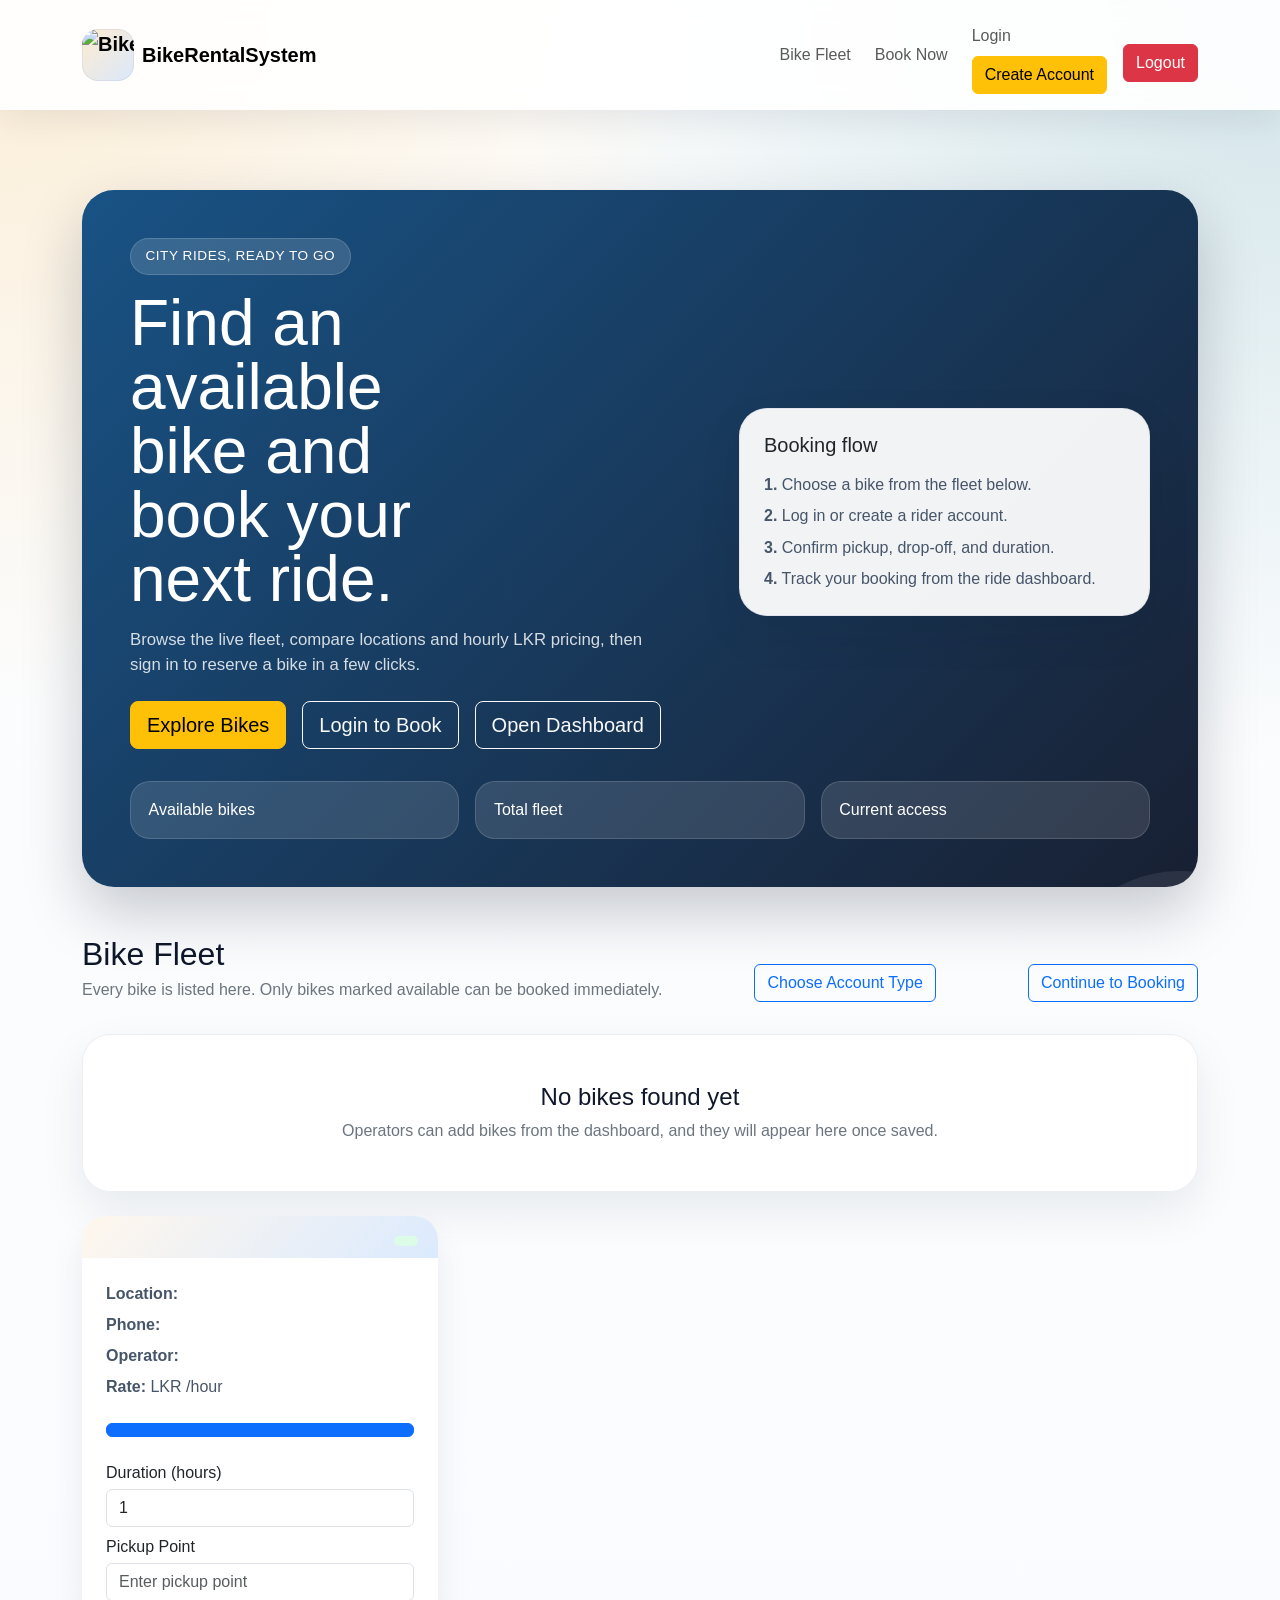
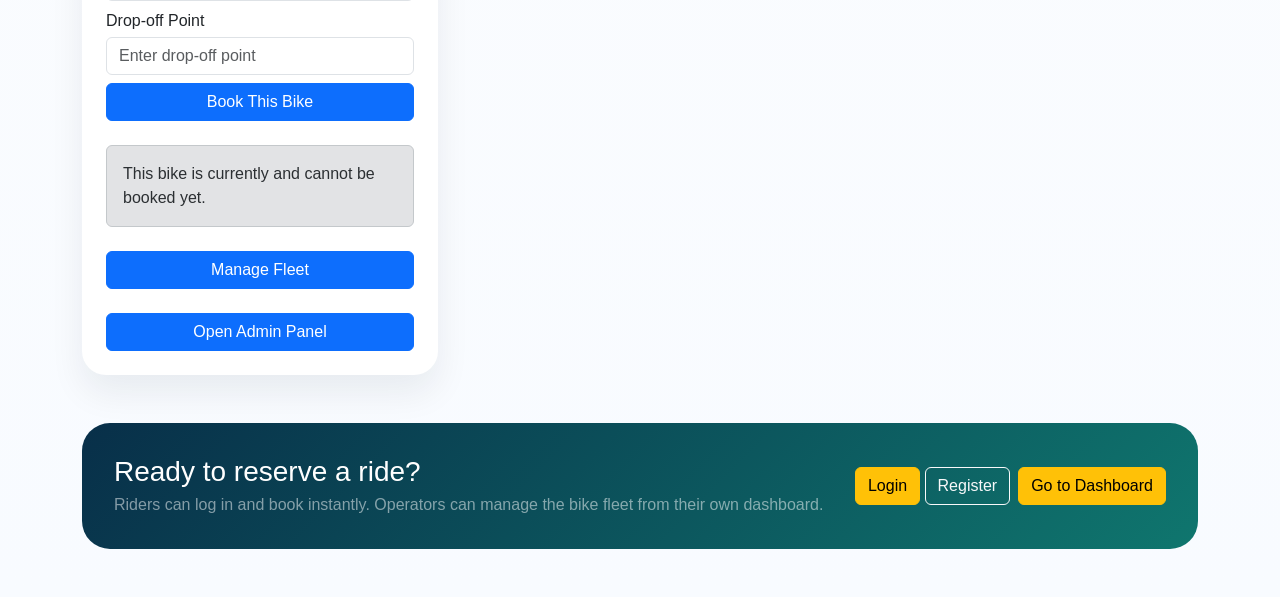
<file: src/main/resources/templates/index.html>
<!DOCTYPE html>
<html xmlns:th="http://www.thymeleaf.org">
<head>
    <title>Bike Rental and Ride-Sharing Platform</title>
    <link href="https://cdn.jsdelivr.net/npm/bootstrap@5.3.3/dist/css/bootstrap.min.css" rel="stylesheet">
    <link th:href="@{/assets/app-theme.css}" rel="stylesheet">
    <style>
        :root {
            --brand-dark: #0f172a;
            --brand-blue: #0f4c81;
            --brand-gold: #f59e0b;
            --brand-mist: #e0f2fe;
            --brand-ice: #f8fbff;
            --text-soft: #475569;
        }

        body {
            font-family: "Segoe UI", Tahoma, Geneva, Verdana, sans-serif;
            color: var(--brand-dark);
            background:
                radial-gradient(circle at top left, rgba(245, 158, 11, 0.16), transparent 28%),
                radial-gradient(circle at top right, rgba(14, 116, 144, 0.18), transparent 30%),
                linear-gradient(180deg, #fdfdfd 0%, var(--brand-ice) 100%);
        }

        .navbar-shell {
            background: rgba(255, 255, 255, 0.92);
            backdrop-filter: blur(14px);
            box-shadow: 0 12px 30px rgba(15, 23, 42, 0.07);
        }

        .brand-mark {
            width: 52px;
            height: 52px;
            display: inline-flex;
            align-items: center;
            justify-content: center;
            border-radius: 16px;
            background: linear-gradient(135deg, rgba(245, 158, 11, 0.18), rgba(59, 130, 246, 0.18));
            box-shadow: inset 0 0 0 1px rgba(148, 163, 184, 0.18);
            overflow: hidden;
        }

        .brand-mark img {
            width: 100%;
            height: 100%;
            object-fit: cover;
        }

        .hero {
            padding: 5rem 0 3rem;
        }

        .hero-panel {
            background: linear-gradient(135deg, rgba(15, 76, 129, 0.96), rgba(15, 23, 42, 0.96));
            color: #fff;
            border-radius: 32px;
            padding: 3rem;
            box-shadow: 0 26px 60px rgba(15, 23, 42, 0.22);
            position: relative;
            overflow: hidden;
        }

        .hero-panel::after {
            content: "";
            position: absolute;
            inset: auto -10% -35% auto;
            width: 260px;
            height: 260px;
            border-radius: 50%;
            background: rgba(255, 255, 255, 0.08);
        }

        .hero-kicker {
            display: inline-block;
            background: rgba(255, 255, 255, 0.14);
            border: 1px solid rgba(255, 255, 255, 0.16);
            border-radius: 999px;
            padding: 0.45rem 0.9rem;
            font-size: 0.85rem;
            letter-spacing: 0.04em;
            text-transform: uppercase;
        }

        .hero h1 {
            font-size: clamp(2.4rem, 5vw, 4.6rem);
            line-height: 1;
            margin: 1rem 0;
            max-width: 10ch;
        }

        .hero-copy {
            color: rgba(255, 255, 255, 0.82);
            max-width: 56ch;
            font-size: 1.05rem;
        }

        .stat-strip {
            margin-top: 2rem;
            display: grid;
            grid-template-columns: repeat(auto-fit, minmax(150px, 1fr));
            gap: 1rem;
        }

        .stat-card {
            background: rgba(255, 255, 255, 0.12);
            border: 1px solid rgba(255, 255, 255, 0.14);
            border-radius: 20px;
            padding: 1rem 1.1rem;
        }

        .stat-card strong {
            display: block;
            font-size: 1.7rem;
        }

        .glass-card {
            background: rgba(255, 255, 255, 0.94);
            border: 1px solid rgba(148, 163, 184, 0.18);
            border-radius: 28px;
            box-shadow: 0 18px 45px rgba(15, 23, 42, 0.08);
        }

        .section-heading {
            margin-bottom: 2rem;
        }

        .bike-card {
            height: 100%;
            border: 0;
            border-radius: 24px;
            box-shadow: 0 18px 35px rgba(15, 23, 42, 0.07);
            overflow: hidden;
            background: #fff;
        }

        .bike-card .card-top {
            background: linear-gradient(135deg, #fff7ed 0%, #dbeafe 100%);
            padding: 1.25rem 1.25rem 0.75rem;
        }

        .bike-card .status-pill {
            background: #dcfce7;
            color: #166534;
            border-radius: 999px;
            padding: 0.3rem 0.75rem;
            font-size: 0.8rem;
            font-weight: 600;
        }

        .bike-detail {
            color: var(--text-soft);
            margin-bottom: 0.45rem;
        }

        .cta-band {
            background: linear-gradient(135deg, #082f49 0%, #0f766e 100%);
            color: #fff;
            border-radius: 28px;
            padding: 2rem;
        }

        @media (max-width: 767px) {
            .hero-panel { padding: 2rem; }
        }
    </style>
</head>
<body>
<nav class="navbar navbar-expand-lg sticky-top navbar-shell">
    <div class="container py-2">
        <a class="navbar-brand d-flex align-items-center gap-2 fw-semibold" th:href="@{/}">
            <span class="brand-mark">
                <img th:src="@{/assets/img.png}" alt="BikeRentalSystem logo">
            </span>
            <span>BikeRentalSystem</span>
        </a>
        <button class="navbar-toggler" type="button" data-bs-toggle="collapse" data-bs-target="#mainNav">
            <span class="navbar-toggler-icon"></span>
        </button>
        <div class="collapse navbar-collapse" id="mainNav">
            <ul class="navbar-nav ms-auto align-items-lg-center gap-lg-2">
                <li class="nav-item"><a class="nav-link" href="#bike-fleet">Bike Fleet</a></li>
                <li class="nav-item"><a class="nav-link" th:href="${dashboardLink}">Book Now</a></li>
                <th:block th:if="${session.currentUser == null}">
                    <li class="nav-item"><a class="nav-link" th:href="@{/login}">Login</a></li>
                    <li class="nav-item"><a class="btn btn-warning ms-lg-2" th:href="@{/register}">Create Account</a></li>
                </th:block>
                <th:block th:if="${session.currentUser != null}">
                    <li class="nav-item"><a class="nav-link" th:href="${dashboardLink}" th:text="${session.currentUser.username}"></a></li>
                    <li class="nav-item"><a class="btn btn-danger ms-lg-2" th:href="@{/logout}">Logout</a></li>
                </th:block>
            </ul>
        </div>
    </div>
</nav>

<section class="hero">
    <div class="container">
        <div class="hero-panel">
            <span class="hero-kicker">City rides, ready to go</span>
            <div class="row align-items-center g-4">
                <div class="col-lg-7">
                    <h1>Find an available bike and book your next ride.</h1>
                    <p class="hero-copy">
                        Browse the live fleet, compare locations and hourly LKR pricing, then sign in to reserve a bike in a few clicks.
                    </p>
                    <div class="d-flex flex-wrap gap-3 mt-4">
                        <a href="#bike-fleet" class="btn btn-warning btn-lg">Explore Bikes</a>
                        <a th:if="${session.currentUser == null}" th:href="@{/login}" class="btn btn-outline-light btn-lg">Login to Book</a>
                        <a th:if="${session.currentUser != null}" th:href="${dashboardLink}" class="btn btn-outline-light btn-lg">Open Dashboard</a>
                    </div>
                </div>
                <div class="col-lg-5">
                    <div class="glass-card p-4 text-dark">
                        <h5 class="mb-3">Booking flow</h5>
                        <div class="bike-detail"><strong>1.</strong> Choose a bike from the fleet below.</div>
                        <div class="bike-detail"><strong>2.</strong> Log in or create a rider account.</div>
                        <div class="bike-detail"><strong>3.</strong> Confirm pickup, drop-off, and duration.</div>
                        <div class="bike-detail mb-0"><strong>4.</strong> Track your booking from the ride dashboard.</div>
                    </div>
                </div>
            </div>
            <div class="stat-strip">
                <div class="stat-card">
                    <strong th:text="${#lists.size(availableBikes)}"></strong>
                    <span>Available bikes</span>
                </div>
                <div class="stat-card">
                    <strong th:text="${#lists.size(allBikes)}"></strong>
                    <span>Total fleet</span>
                </div>
                <div class="stat-card">
                    <strong th:text="${session.currentUser == null ? 'Guest' : session.currentUser.roleDisplayName}"></strong>
                    <span>Current access</span>
                </div>
            </div>
        </div>
    </div>
</section>

<section id="bike-fleet" class="pb-5">
    <div class="container">
        <div class="section-heading d-flex flex-column flex-lg-row justify-content-between align-items-lg-end gap-3">
            <div>
                <h2 class="mb-1">Bike Fleet</h2>
                <p class="text-secondary mb-0">Every bike is listed here. Only bikes marked available can be booked immediately.</p>
            </div>
            <a th:if="${session.currentUser == null}" th:href="@{/register}" class="btn btn-outline-primary">Choose Account Type</a>
            <a th:if="${session.currentUser != null}" th:href="${dashboardLink}" class="btn btn-outline-primary">Continue to Booking</a>
        </div>

        <div class="row g-4">
            <div class="col-12" th:if="${#lists.isEmpty(allBikes)}">
                <div class="glass-card p-5 text-center">
                    <h4 class="mb-2">No bikes found yet</h4>
                    <p class="text-secondary mb-0">Operators can add bikes from the dashboard, and they will appear here once saved.</p>
                </div>
            </div>
            <div class="col-md-6 col-xl-4" th:each="bike : ${allBikes}">
                <div class="card bike-card">
                    <div class="card-top">
                        <div class="d-flex justify-content-between align-items-start gap-3">
                            <div>
                                <div class="text-uppercase small text-secondary" th:text="'Bike #' + ${bike.id}"></div>
                                <h4 class="mb-1" th:text="${bike.bikeName}"></h4>
                                <div class="text-secondary" th:text="${bike.bikeType}"></div>
                            </div>
                            <span class="status-pill"
                                  th:style="${#strings.equalsIgnoreCase(bike.status, 'AVAILABLE')} ? '' : 'background:#fee2e2;color:#991b1b;'"
                                  th:text="${bike.status}"></span>
                        </div>
                    </div>
                    <div class="card-body p-4">
                        <div class="bike-detail"><strong>Location:</strong> <span th:text="${bike.station}"></span></div>
                        <div class="bike-detail"><strong>Phone:</strong> <span th:text="${bike.phoneNumber}"></span></div>
                        <div class="bike-detail"><strong>Operator:</strong> <span th:text="${bike.operator}"></span></div>
                        <div class="bike-detail"><strong>Rate:</strong> LKR <span th:text="${bike.hourlyRate}"></span>/hour</div>

                        <div class="d-grid mt-4" th:if="${session.currentUser == null}">
                            <a th:href="@{/login}" class="btn btn-primary"
                               th:text="${#strings.equalsIgnoreCase(bike.status, 'AVAILABLE')} ? 'Login to Book' : 'Login to View Booking Options'"></a>
                        </div>

                        <form th:if="${session.currentUser != null and (#strings.equalsIgnoreCase(session.currentUser.role, 'RIDE_SHARER') or #strings.equalsIgnoreCase(session.currentUser.role, 'RIDER')) and #strings.equalsIgnoreCase(bike.status, 'AVAILABLE')}"
                              th:action="@{/addRideBooking}" method="post" class="row g-2 mt-3">
                            <input type="hidden" name="bikeId" th:value="${bike.id}">
                            <div class="col-12">
                                <label class="form-label mb-1">Duration (hours)</label>
                                <input type="number" name="durationHours" class="form-control" min="1" value="1" required>
                            </div>
                            <div class="col-12">
                                <label class="form-label mb-1">Pickup Point</label>
                                <input type="text" name="pickupPoint" class="form-control" placeholder="Enter pickup point" required>
                            </div>
                            <div class="col-12">
                                <label class="form-label mb-1">Drop-off Point</label>
                                <input type="text" name="dropPoint" class="form-control" placeholder="Enter drop-off point" required>
                            </div>
                            <div class="col-12 d-grid">
                                <button type="submit" class="btn btn-primary">Book This Bike</button>
                            </div>
                        </form>

                        <div th:if="${session.currentUser != null and #strings.equalsIgnoreCase(session.currentUser.role, 'RIDER') and !#strings.equalsIgnoreCase(bike.status, 'AVAILABLE')}"
                             class="alert alert-secondary mt-4 mb-0">
                            This bike is currently <strong th:text="${bike.status}"></strong> and cannot be booked yet.
                        </div>

                        <div class="d-grid mt-4" th:if="${session.currentUser != null and #strings.equalsIgnoreCase(session.currentUser.role, 'OPERATOR')}">
                            <a th:href="@{/bikes}" class="btn btn-primary">Manage Fleet</a>
                        </div>

                        <div class="d-grid mt-4" th:if="${session.currentUser != null and #strings.equalsIgnoreCase(session.currentUser.role, 'ADMIN')}">
                            <a th:href="@{/users}" class="btn btn-primary">Open Admin Panel</a>
                        </div>
                    </div>
                </div>
            </div>
        </div>
    </div>
</section>

<section class="pb-5">
    <div class="container">
        <div class="cta-band d-flex flex-column flex-lg-row justify-content-between align-items-lg-center gap-3">
            <div>
                <h3 class="mb-1">Ready to reserve a ride?</h3>
                <p class="mb-0 text-white-50">Riders can log in and book instantly. Operators can manage the bike fleet from their own dashboard.</p>
            </div>
            <div class="d-flex flex-wrap gap-2">
                <th:block th:if="${session.currentUser == null}">
                    <a th:href="@{/login}" class="btn btn-warning">Login</a>
                    <a th:href="@{/register}" class="btn btn-outline-light">Register</a>
                </th:block>
                <a th:if="${session.currentUser != null}" th:href="${dashboardLink}" class="btn btn-warning">Go to Dashboard</a>
            </div>
        </div>
    </div>
</section>

<script src="https://cdn.jsdelivr.net/npm/bootstrap@5.3.3/dist/js/bootstrap.bundle.min.js"></script>
</body>
</html>
</file>
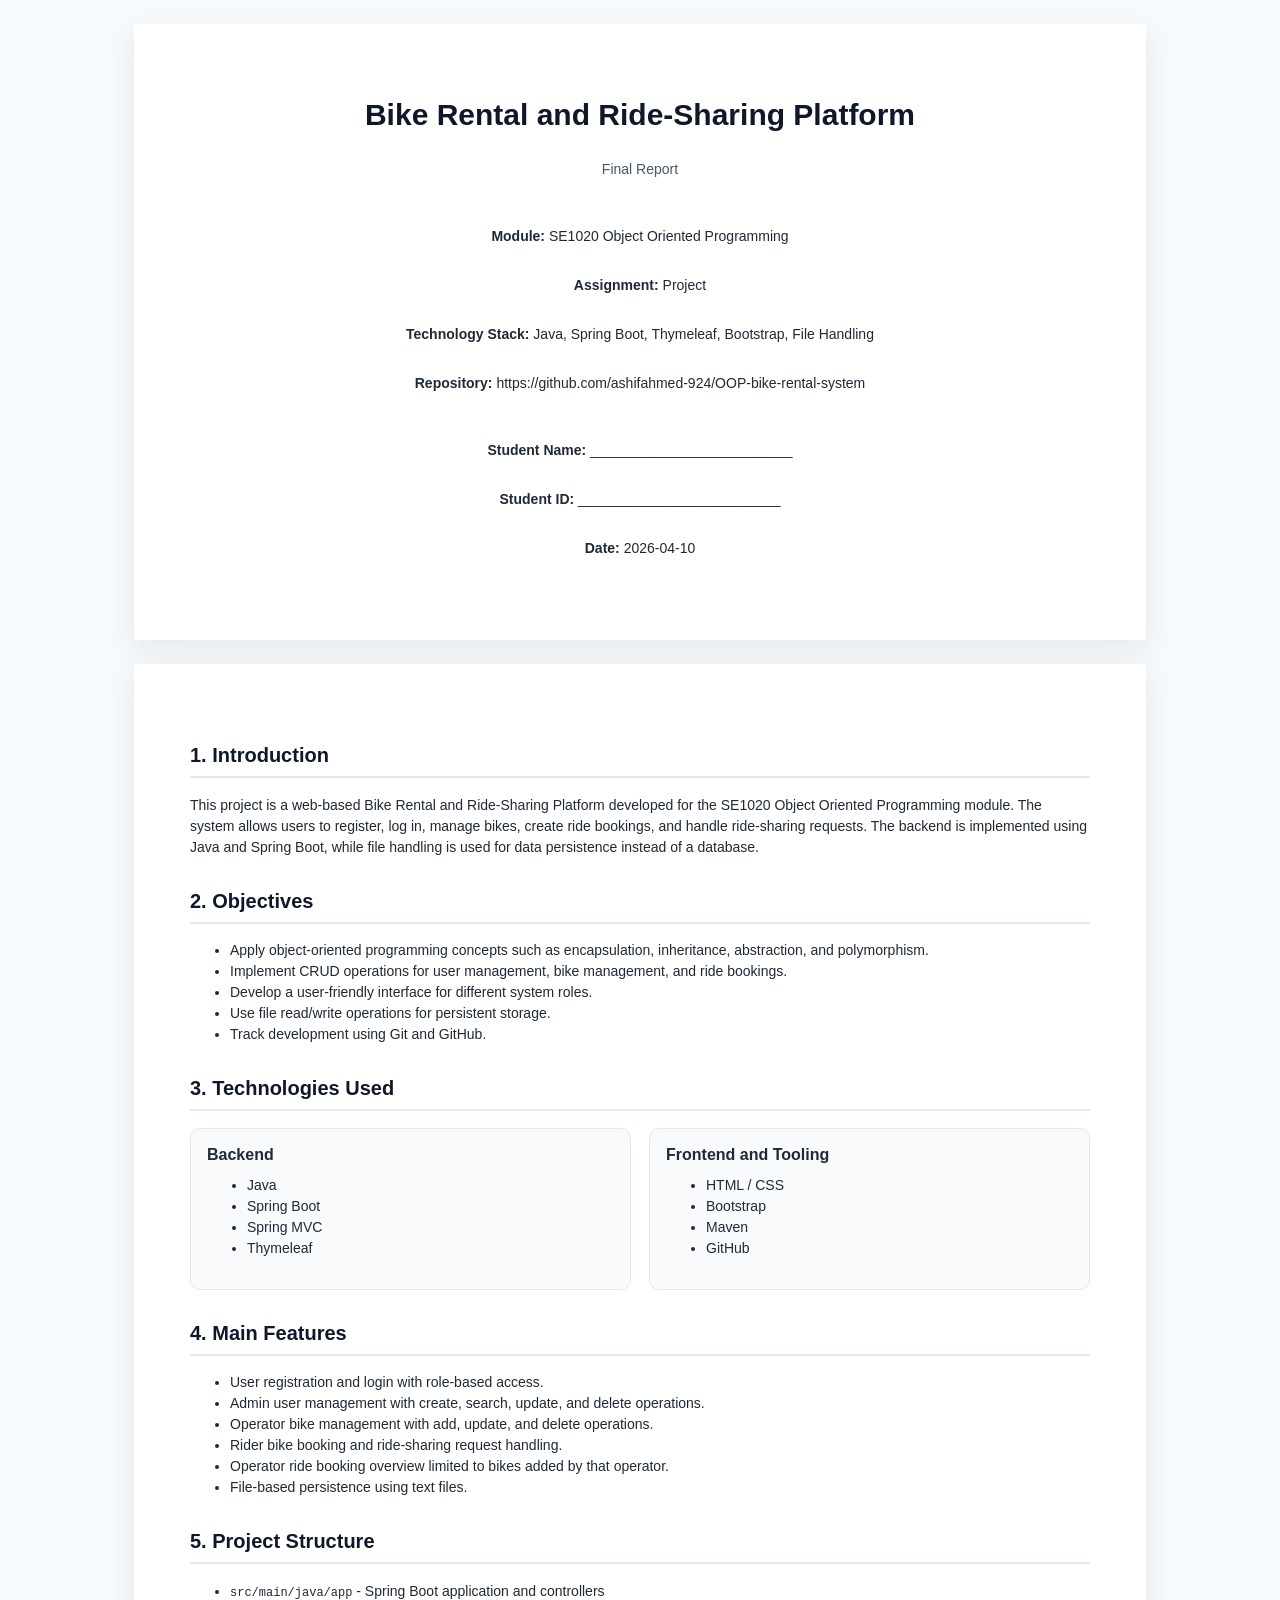
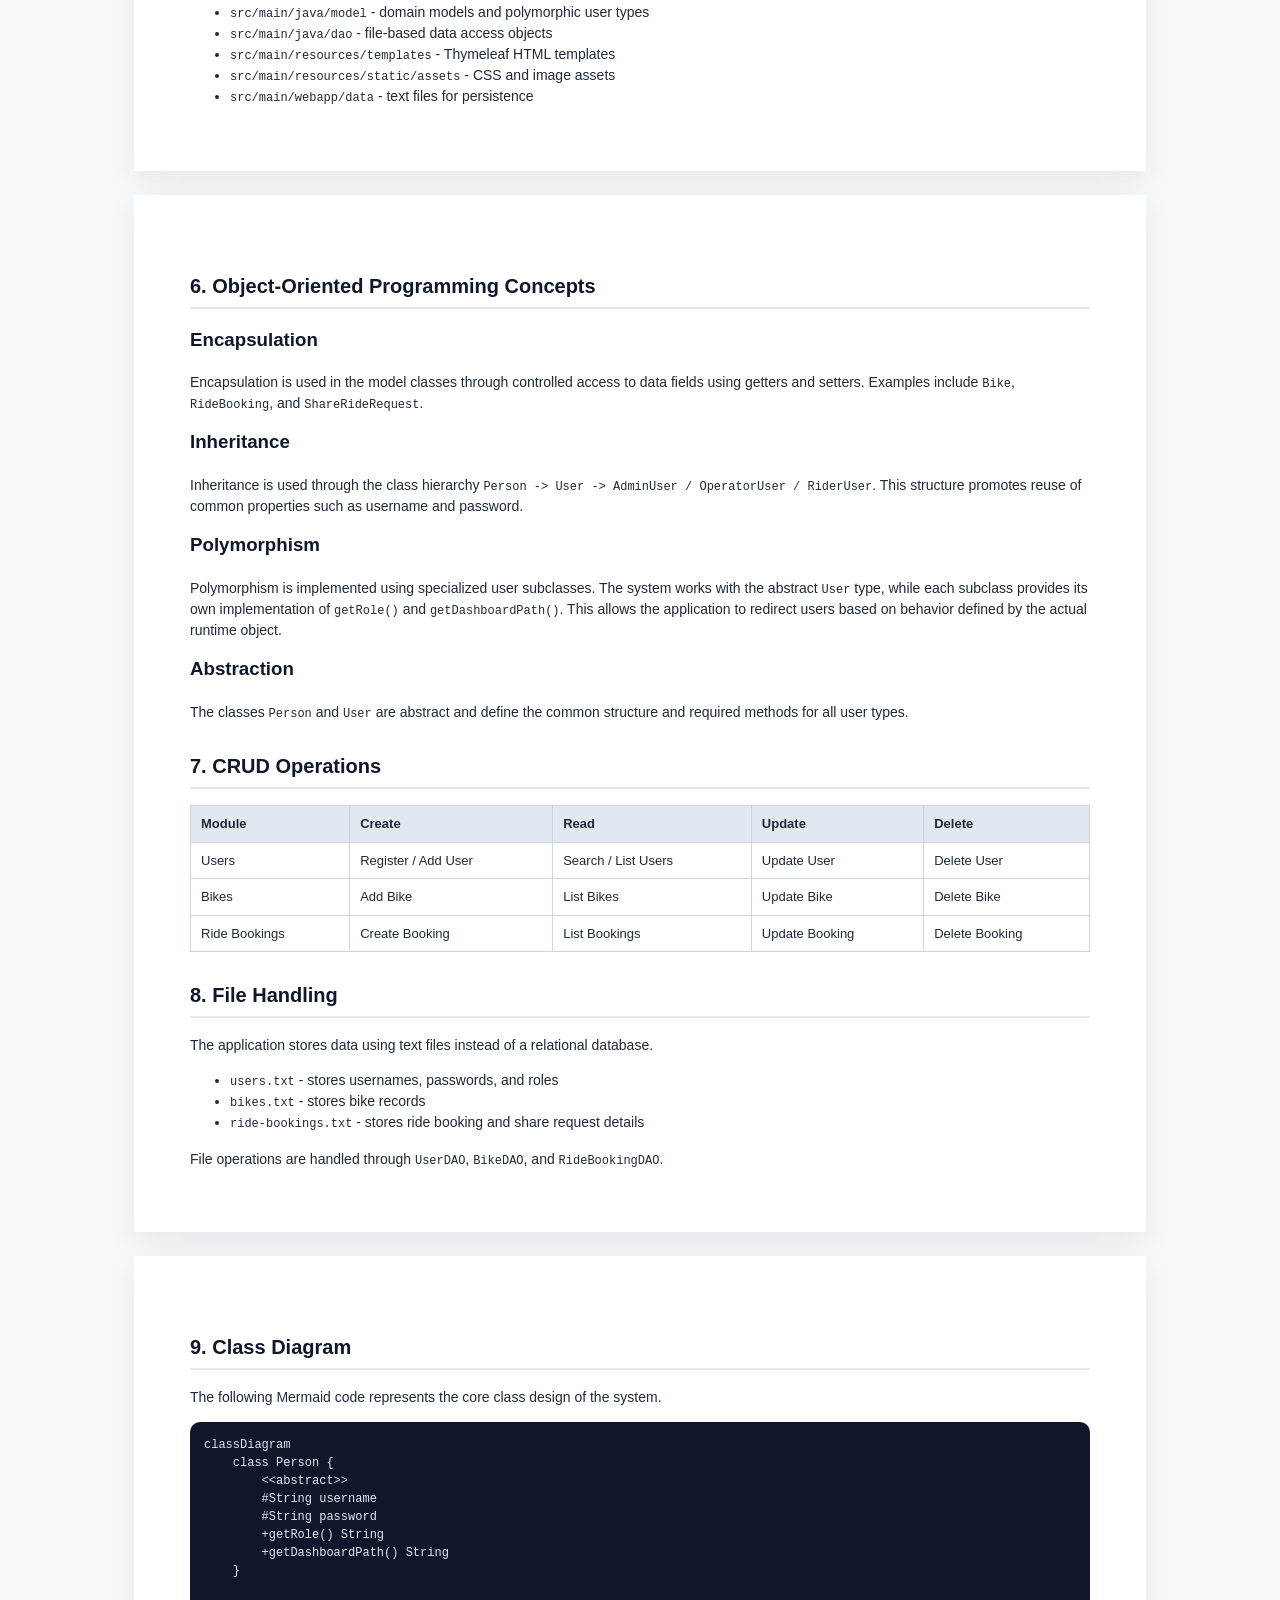
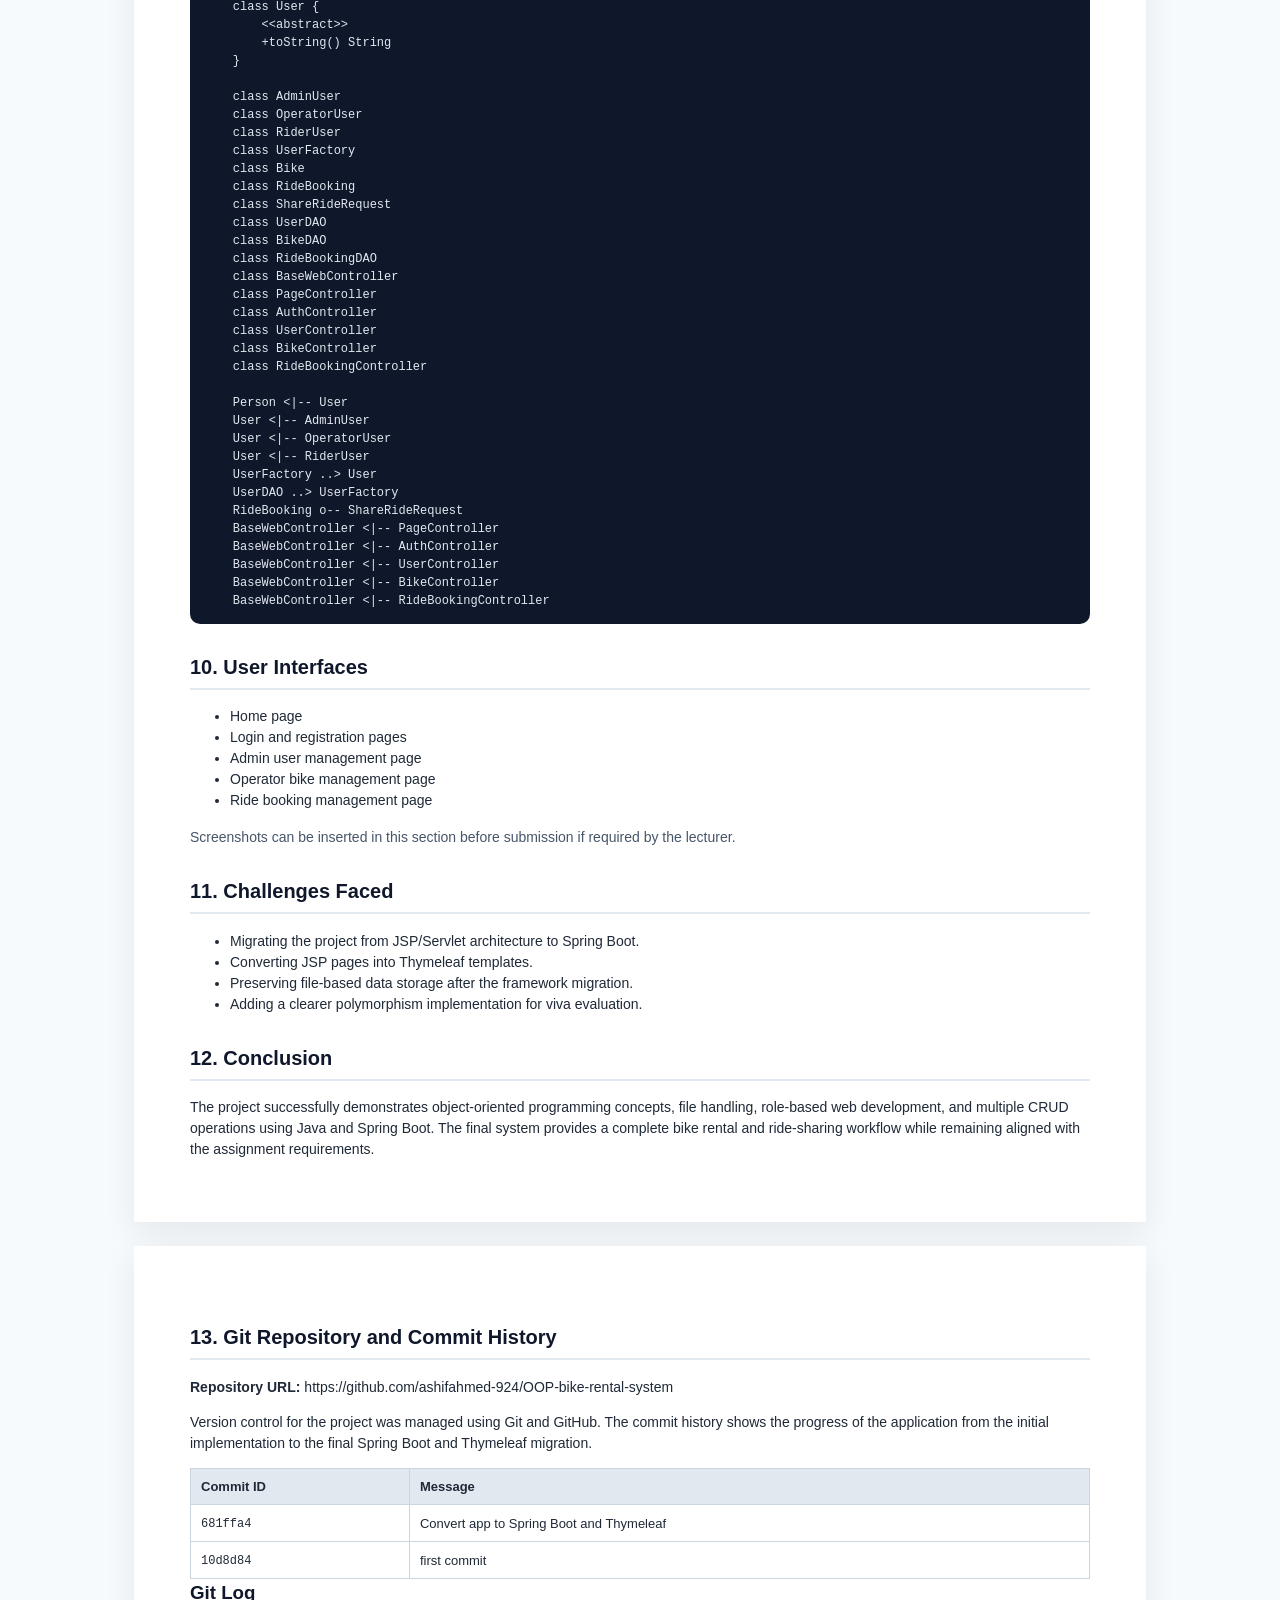
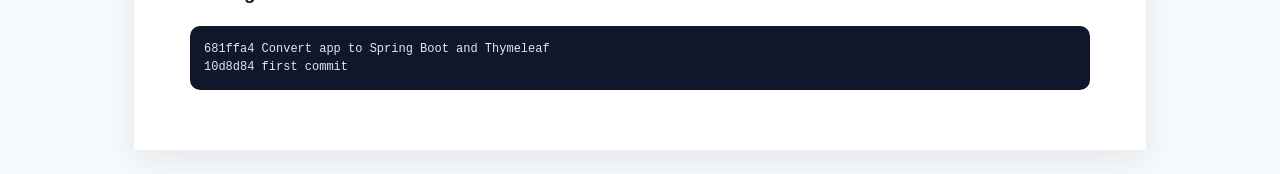
<file: docs/final-report.html>
<!DOCTYPE html>
<html lang="en">
<head>
    <meta charset="UTF-8">
    <title>Final Report - Bike Rental and Ride-Sharing Platform</title>
    <style>
        body {
            font-family: "Segoe UI", Arial, sans-serif;
            margin: 0;
            color: #1f2937;
            background: #f7fafc;
            line-height: 1.5;
        }
        .page {
            width: 900px;
            margin: 24px auto;
            background: #ffffff;
            padding: 48px 56px;
            box-shadow: 0 10px 30px rgba(15, 23, 42, 0.08);
        }
        h1, h2, h3 {
            color: #0f172a;
            margin-top: 0;
        }
        h1 {
            font-size: 30px;
            margin-bottom: 8px;
        }
        h2 {
            font-size: 20px;
            margin-top: 28px;
            padding-bottom: 6px;
            border-bottom: 2px solid #e2e8f0;
        }
        p, li {
            font-size: 14px;
        }
        .muted {
            color: #475569;
        }
        .grid {
            display: grid;
            grid-template-columns: 1fr 1fr;
            gap: 18px;
        }
        .card {
            border: 1px solid #e2e8f0;
            border-radius: 10px;
            padding: 14px 16px;
            background: #f8fafc;
        }
        table {
            width: 100%;
            border-collapse: collapse;
            margin-top: 10px;
        }
        th, td {
            border: 1px solid #cbd5e1;
            padding: 8px 10px;
            text-align: left;
            font-size: 13px;
        }
        th {
            background: #e2e8f0;
        }
        code, pre {
            font-family: Consolas, "Courier New", monospace;
            font-size: 12px;
        }
        pre {
            white-space: pre-wrap;
            background: #0f172a;
            color: #e2e8f0;
            border-radius: 10px;
            padding: 14px;
            overflow: hidden;
        }
        ul {
            margin-top: 8px;
        }
        .cover {
            min-height: 520px;
            display: flex;
            flex-direction: column;
            justify-content: center;
            text-align: center;
        }
        .spacer {
            height: 18px;
        }
        @media print {
            body {
                background: #ffffff;
            }
            .page {
                box-shadow: none;
                margin: 0 auto;
                width: auto;
                min-height: auto;
                page-break-after: always;
            }
            .page:last-child {
                page-break-after: auto;
            }
        }
    </style>
</head>
<body>
<section class="page cover">
    <h1>Bike Rental and Ride-Sharing Platform</h1>
    <p class="muted">Final Report</p>
    <div class="spacer"></div>
    <p><strong>Module:</strong> SE1020 Object Oriented Programming</p>
    <p><strong>Assignment:</strong> Project</p>
    <p><strong>Technology Stack:</strong> Java, Spring Boot, Thymeleaf, Bootstrap, File Handling</p>
    <p><strong>Repository:</strong> https://github.com/ashifahmed-924/OOP-bike-rental-system</p>
    <div class="spacer"></div>
    <p><strong>Student Name:</strong> __________________________</p>
    <p><strong>Student ID:</strong> __________________________</p>
    <p><strong>Date:</strong> 2026-04-10</p>
</section>

<section class="page">
    <h2>1. Introduction</h2>
    <p>
        This project is a web-based Bike Rental and Ride-Sharing Platform developed for the SE1020 Object Oriented Programming module.
        The system allows users to register, log in, manage bikes, create ride bookings, and handle ride-sharing requests.
        The backend is implemented using Java and Spring Boot, while file handling is used for data persistence instead of a database.
    </p>

    <h2>2. Objectives</h2>
    <ul>
        <li>Apply object-oriented programming concepts such as encapsulation, inheritance, abstraction, and polymorphism.</li>
        <li>Implement CRUD operations for user management, bike management, and ride bookings.</li>
        <li>Develop a user-friendly interface for different system roles.</li>
        <li>Use file read/write operations for persistent storage.</li>
        <li>Track development using Git and GitHub.</li>
    </ul>

    <h2>3. Technologies Used</h2>
    <div class="grid">
        <div class="card">
            <strong>Backend</strong>
            <ul>
                <li>Java</li>
                <li>Spring Boot</li>
                <li>Spring MVC</li>
                <li>Thymeleaf</li>
            </ul>
        </div>
        <div class="card">
            <strong>Frontend and Tooling</strong>
            <ul>
                <li>HTML / CSS</li>
                <li>Bootstrap</li>
                <li>Maven</li>
                <li>GitHub</li>
            </ul>
        </div>
    </div>

    <h2>4. Main Features</h2>
    <ul>
        <li>User registration and login with role-based access.</li>
        <li>Admin user management with create, search, update, and delete operations.</li>
        <li>Operator bike management with add, update, and delete operations.</li>
        <li>Rider bike booking and ride-sharing request handling.</li>
        <li>Operator ride booking overview limited to bikes added by that operator.</li>
        <li>File-based persistence using text files.</li>
    </ul>

    <h2>5. Project Structure</h2>
    <ul>
        <li><code>src/main/java/app</code> - Spring Boot application and controllers</li>
        <li><code>src/main/java/model</code> - domain models and polymorphic user types</li>
        <li><code>src/main/java/dao</code> - file-based data access objects</li>
        <li><code>src/main/resources/templates</code> - Thymeleaf HTML templates</li>
        <li><code>src/main/resources/static/assets</code> - CSS and image assets</li>
        <li><code>src/main/webapp/data</code> - text files for persistence</li>
    </ul>
</section>

<section class="page">
    <h2>6. Object-Oriented Programming Concepts</h2>
    <h3>Encapsulation</h3>
    <p>
        Encapsulation is used in the model classes through controlled access to data fields using getters and setters.
        Examples include <code>Bike</code>, <code>RideBooking</code>, and <code>ShareRideRequest</code>.
    </p>

    <h3>Inheritance</h3>
    <p>
        Inheritance is used through the class hierarchy <code>Person -&gt; User -&gt; AdminUser / OperatorUser / RiderUser</code>.
        This structure promotes reuse of common properties such as username and password.
    </p>

    <h3>Polymorphism</h3>
    <p>
        Polymorphism is implemented using specialized user subclasses. The system works with the abstract <code>User</code> type,
        while each subclass provides its own implementation of <code>getRole()</code> and <code>getDashboardPath()</code>.
        This allows the application to redirect users based on behavior defined by the actual runtime object.
    </p>

    <h3>Abstraction</h3>
    <p>
        The classes <code>Person</code> and <code>User</code> are abstract and define the common structure and required methods for all user types.
    </p>

    <h2>7. CRUD Operations</h2>
    <table>
        <tr>
            <th>Module</th>
            <th>Create</th>
            <th>Read</th>
            <th>Update</th>
            <th>Delete</th>
        </tr>
        <tr>
            <td>Users</td>
            <td>Register / Add User</td>
            <td>Search / List Users</td>
            <td>Update User</td>
            <td>Delete User</td>
        </tr>
        <tr>
            <td>Bikes</td>
            <td>Add Bike</td>
            <td>List Bikes</td>
            <td>Update Bike</td>
            <td>Delete Bike</td>
        </tr>
        <tr>
            <td>Ride Bookings</td>
            <td>Create Booking</td>
            <td>List Bookings</td>
            <td>Update Booking</td>
            <td>Delete Booking</td>
        </tr>
    </table>

    <h2>8. File Handling</h2>
    <p>The application stores data using text files instead of a relational database.</p>
    <ul>
        <li><code>users.txt</code> - stores usernames, passwords, and roles</li>
        <li><code>bikes.txt</code> - stores bike records</li>
        <li><code>ride-bookings.txt</code> - stores ride booking and share request details</li>
    </ul>
    <p>
        File operations are handled through <code>UserDAO</code>, <code>BikeDAO</code>, and <code>RideBookingDAO</code>.
    </p>
</section>

<section class="page">
    <h2>9. Class Diagram</h2>
    <p>The following Mermaid code represents the core class design of the system.</p>
    <pre>classDiagram
    class Person {
        &lt;&lt;abstract&gt;&gt;
        #String username
        #String password
        +getRole() String
        +getDashboardPath() String
    }

    class User {
        &lt;&lt;abstract&gt;&gt;
        +toString() String
    }

    class AdminUser
    class OperatorUser
    class RiderUser
    class UserFactory
    class Bike
    class RideBooking
    class ShareRideRequest
    class UserDAO
    class BikeDAO
    class RideBookingDAO
    class BaseWebController
    class PageController
    class AuthController
    class UserController
    class BikeController
    class RideBookingController

    Person &lt;|-- User
    User &lt;|-- AdminUser
    User &lt;|-- OperatorUser
    User &lt;|-- RiderUser
    UserFactory ..&gt; User
    UserDAO ..&gt; UserFactory
    RideBooking o-- ShareRideRequest
    BaseWebController &lt;|-- PageController
    BaseWebController &lt;|-- AuthController
    BaseWebController &lt;|-- UserController
    BaseWebController &lt;|-- BikeController
    BaseWebController &lt;|-- RideBookingController</pre>

    <h2>10. User Interfaces</h2>
    <ul>
        <li>Home page</li>
        <li>Login and registration pages</li>
        <li>Admin user management page</li>
        <li>Operator bike management page</li>
        <li>Ride booking management page</li>
    </ul>
    <p class="muted">Screenshots can be inserted in this section before submission if required by the lecturer.</p>

    <h2>11. Challenges Faced</h2>
    <ul>
        <li>Migrating the project from JSP/Servlet architecture to Spring Boot.</li>
        <li>Converting JSP pages into Thymeleaf templates.</li>
        <li>Preserving file-based data storage after the framework migration.</li>
        <li>Adding a clearer polymorphism implementation for viva evaluation.</li>
    </ul>
    
    <h2>12. Conclusion</h2>
    <p>
        The project successfully demonstrates object-oriented programming concepts, file handling, role-based web development,
        and multiple CRUD operations using Java and Spring Boot. The final system provides a complete bike rental and ride-sharing
        workflow while remaining aligned with the assignment requirements.
    </p>
</section>

<section class="page">
    <h2>13. Git Repository and Commit History</h2>
    <p><strong>Repository URL:</strong> https://github.com/ashifahmed-924/OOP-bike-rental-system</p>
    <p>
        Version control for the project was managed using Git and GitHub. The commit history shows the progress of the application
        from the initial implementation to the final Spring Boot and Thymeleaf migration.
    </p>

    <table>
        <tr>
            <th>Commit ID</th>
            <th>Message</th>
        </tr>
        <tr>
            <td><code>681ffa4</code></td>
            <td>Convert app to Spring Boot and Thymeleaf</td>
        </tr>
        <tr>
            <td><code>10d8d84</code></td>
            <td>first commit</td>
        </tr>
    </table>

    <h3>Git Log</h3>
    <pre>681ffa4 Convert app to Spring Boot and Thymeleaf
10d8d84 first commit</pre>
</section>
</body>
</html>
</file>
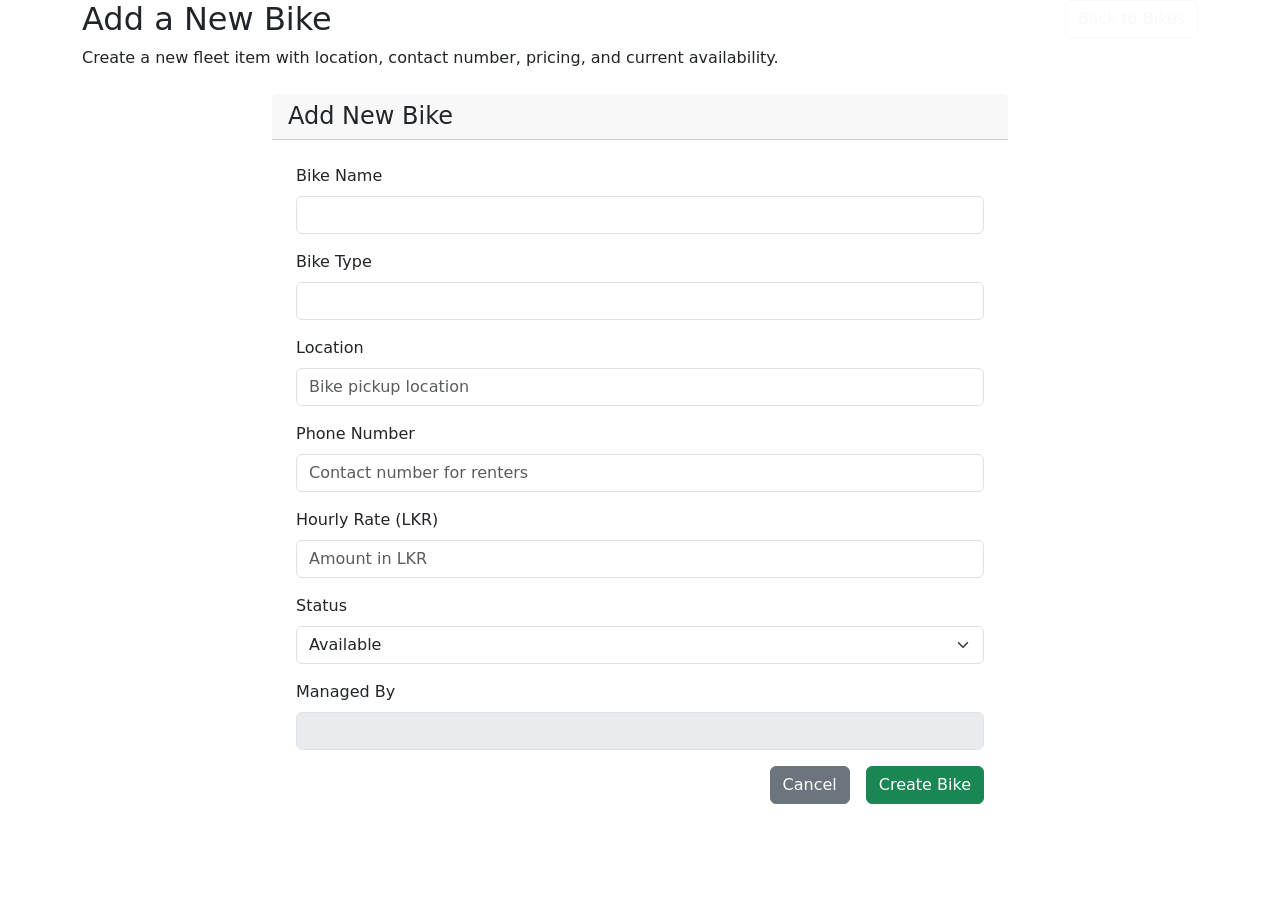
<file: src/main/resources/templates/add-bike.html>
<!DOCTYPE html>
<html xmlns:th="http://www.thymeleaf.org">
<head>
  <title>Add New Bike</title>
  <link href="https://cdn.jsdelivr.net/npm/bootstrap@5.3.3/dist/css/bootstrap.min.css" rel="stylesheet">
  <link th:href="@{/assets/app-theme.css}" rel="stylesheet">
</head>
<body>
<div class="container app-shell">
  <div class="app-hero mb-4">
    <div class="d-flex justify-content-between align-items-start flex-wrap gap-3">
      <div>
        <h2 class="page-title">Add a New Bike</h2>
        <p class="mb-0">Create a new fleet item with location, contact number, pricing, and current availability.</p>
      </div>
      <a th:href="@{/bikes}" class="btn btn-outline-light">Back to Bikes</a>
    </div>
  </div>
  <div class="row justify-content-center">
    <div class="col-md-8">
      <div class="card app-card border-0">
        <div class="card-header app-gradient-primary">
          <h4 class="mb-0">Add New Bike</h4>
        </div>
        <div class="card-body p-4">
          <form th:action="@{/addBike}" method="post">
            <div class="mb-3">
              <label class="form-label">Bike Name</label>
              <input type="text" name="bikeName" class="form-control" required>
            </div>
            <div class="mb-3">
              <label class="form-label">Bike Type</label>
              <input type="text" name="bikeType" class="form-control" required>
            </div>
            <div class="mb-3">
              <label class="form-label">Location</label>
              <input type="text" name="station" class="form-control" placeholder="Bike pickup location" required>
            </div>
            <div class="mb-3">
              <label class="form-label">Phone Number</label>
              <input type="tel" name="phoneNumber" class="form-control" placeholder="Contact number for renters" required>
            </div>
            <div class="mb-3">
              <label class="form-label">Hourly Rate (LKR)</label>
              <input type="number" step="0.01" min="0" name="hourlyRate" class="form-control" placeholder="Amount in LKR" required>
            </div>
            <div class="mb-3">
              <label class="form-label">Status</label>
              <select name="status" class="form-select" required>
                <option value="AVAILABLE">Available</option>
                <option value="IN_SERVICE">In Service</option>
                <option value="MAINTENANCE">Maintenance</option>
              </select>
            </div>
            <div class="mb-3">
              <label class="form-label">Managed By</label>
              <input type="text" class="form-control" th:value="${session.currentUser.username}" disabled>
            </div>

            <div class="d-grid gap-2 d-md-flex justify-content-md-end">
              <a th:href="@{/bikes}" class="btn btn-secondary me-2">Cancel</a>
              <button type="submit" class="btn btn-success">Create Bike</button>
            </div>
          </form>
        </div>
      </div>
    </div>
  </div>
</div>
</body>
</html>
</file>
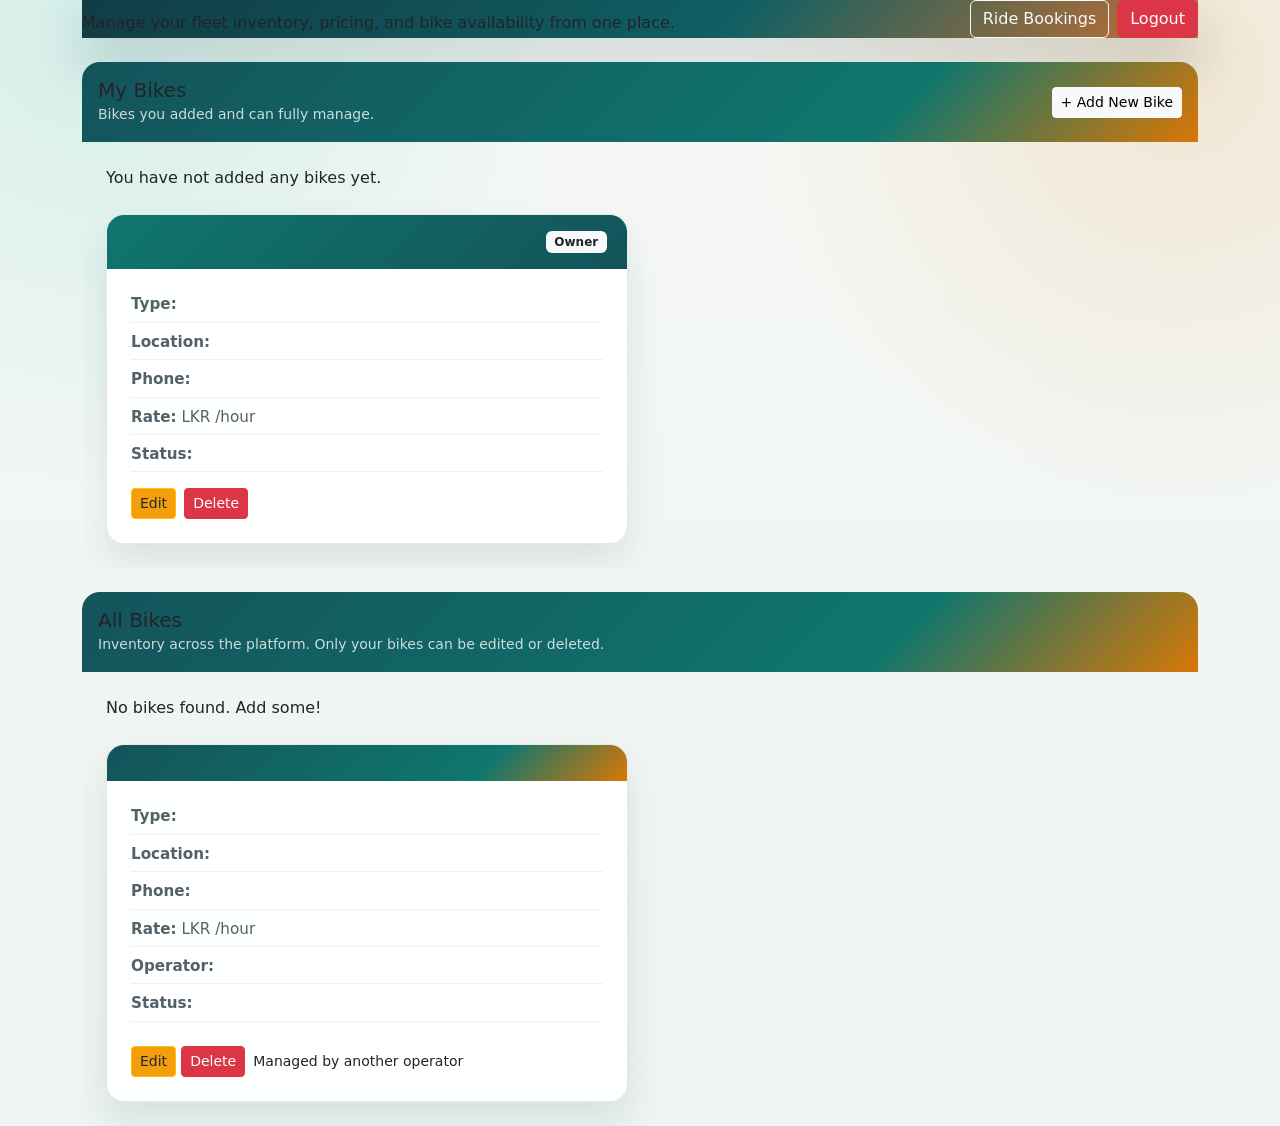
<file: src/main/resources/templates/bikes.html>
<!DOCTYPE html>
<html xmlns:th="http://www.thymeleaf.org">
<head>
    <title>Bikes - Bike Rental and Ride-Sharing Platform</title>
    <link href="https://cdn.jsdelivr.net/npm/bootstrap@5.3.3/dist/css/bootstrap.min.css" rel="stylesheet">
    <link th:href="@{/assets/app-theme.css}" rel="stylesheet">
    <style>
        body {
            background:
                radial-gradient(circle at 8% 0%, rgba(20, 184, 166, 0.15), transparent 30%),
                radial-gradient(circle at 92% 6%, rgba(217, 119, 6, 0.14), transparent 28%),
                linear-gradient(180deg, #f6f8f5 0%, #edf4f1 100%);
        }
        .app-hero {
            background: linear-gradient(135deg, #123c45 0%, #0f5f63 58%, #c86f31 100%);
            box-shadow: 0 24px 52px rgba(18, 60, 69, 0.22);
        }
        .section-card {
            overflow: hidden;
            border-radius: 18px;
            border-color: rgba(20, 83, 91, 0.12);
        }
        .section-card .card-header {
            background: linear-gradient(135deg, #14535b 0%, #0f766e 72%, #d97706 100%);
        }
        .section-card .card-header small {
            color: rgba(255, 255, 255, 0.78);
        }
        .bike-tile {
            border: 1px solid rgba(20, 83, 91, 0.12);
            border-radius: 18px;
            box-shadow: 0 18px 36px rgba(24, 54, 67, 0.10);
            height: 100%;
            background: rgba(255, 255, 255, 0.94);
            overflow: hidden;
            transition: transform 0.18s ease, box-shadow 0.18s ease;
        }
        .bike-tile:hover {
            transform: translateY(-2px);
            box-shadow: 0 22px 44px rgba(24, 54, 67, 0.14);
        }
        .bike-tile.mine .card-header { background: linear-gradient(135deg, #0f766e 0%, #14535b 100%); }
        .bike-tile.shared .card-header { background: linear-gradient(135deg, #526268 0%, #173b46 100%); }
        .bike-tile .card-header {
            color: #fff;
            border-bottom: 0;
            padding: 1rem 1.25rem;
        }
        .bike-tile .badge {
            border: 1px solid rgba(255, 255, 255, 0.45);
        }
        .meta-line {
            color: #526268;
            font-size: 0.95rem;
            padding-bottom: 0.35rem;
            border-bottom: 1px solid rgba(20, 83, 91, 0.08);
        }
        .meta-line:last-of-type {
            border-bottom: 0;
        }
        .btn-warning {
            background: #f59e0b;
            color: #1f2937;
        }
    </style>
</head>
<body>
<div class="container app-shell">
    <div class="app-hero d-flex justify-content-between align-items-center mb-4 flex-wrap gap-3">
        <div>
            <h2 class="page-title" th:text="'Welcome, ' + ${session.currentUser.username} + '!'"></h2>
            <p class="mb-0">Manage your fleet inventory, pricing, and bike availability from one place.</p>
        </div>
        <div class="d-flex gap-2 flex-wrap">
            <a th:href="@{/rideBookings}" class="btn btn-outline-light">Ride Bookings</a>
            <a th:href="@{/logout}" class="btn btn-danger">Logout</a>
        </div>
    </div>

    <div class="section-card app-card mb-4">
        <div class="card-header app-gradient-primary d-flex justify-content-between align-items-center p-3 flex-wrap gap-2">
            <div>
                <h5 class="mb-0">My Bikes</h5>
                <small>Bikes you added and can fully manage.</small>
            </div>
            <a th:href="@{/add-bike}" class="btn btn-light btn-sm">+ Add New Bike</a>
        </div>
        <div class="card-body p-4">
            <div class="row g-4">
                <th:block th:if="${myBikeCount == 0}">
                    <div class="col-12">
                        <div class="app-empty mb-0">You have not added any bikes yet.</div>
                    </div>
                </th:block>
                <div class="col-lg-6" th:each="bike : ${bikes}" th:if="${bike.operator == session.currentUser.username}">
                    <div class="card bike-tile mine">
                        <div class="card-header d-flex justify-content-between align-items-start">
                            <div>
                                <h5 class="mb-1" th:text="${bike.bikeName}"></h5>
                                <small th:text="'Bike ID: ' + ${bike.id}"></small>
                            </div>
                            <span class="badge bg-light text-dark">Owner</span>
                        </div>
                        <div class="card-body p-4">
                            <div class="meta-line mb-2"><strong>Type:</strong> <span th:text="${bike.bikeType}"></span></div>
                            <div class="meta-line mb-2"><strong>Location:</strong> <span th:text="${bike.station}"></span></div>
                            <div class="meta-line mb-2"><strong>Phone:</strong> <span th:text="${bike.phoneNumber}"></span></div>
                            <div class="meta-line mb-2"><strong>Rate:</strong> LKR <span th:text="${bike.hourlyRate}"></span>/hour</div>
                            <div class="meta-line mb-3"><strong>Status:</strong> <span th:text="${bike.status}"></span></div>
                            <div class="d-flex gap-2 flex-wrap">
                                <a th:href="@{/edit-bike(id=${bike.id})}" class="btn btn-warning btn-sm">Edit</a>
                                <a th:href="@{/deleteBike(id=${bike.id})}" class="btn btn-danger btn-sm" onclick="return confirm('Delete this bike?')">Delete</a>
                            </div>
                        </div>
                    </div>
                </div>
            </div>
        </div>
    </div>

    <div class="section-card app-card">
        <div class="card-header app-gradient-primary p-3">
            <h5 class="mb-0">All Bikes</h5>
            <small>Inventory across the platform. Only your bikes can be edited or deleted.</small>
        </div>
        <div class="card-body p-4">
            <div class="row g-4">
                <div class="col-12" th:if="${#lists.isEmpty(bikes)}">
                    <div class="app-empty mb-0">No bikes found. Add some!</div>
                </div>
                <div class="col-lg-6" th:each="bike : ${bikes}">
                    <div class="card bike-tile" th:classappend="${bike.operator == session.currentUser.username} ? ' mine' : ' shared'">
                        <div class="card-header d-flex justify-content-between align-items-start">
                            <div>
                                <h5 class="mb-1" th:text="${bike.bikeName}"></h5>
                                <small th:text="'Bike ID: ' + ${bike.id}"></small>
                            </div>
                            <span class="badge" th:classappend="${bike.operator == session.currentUser.username} ? ' bg-light text-dark' : ' bg-secondary'"
                                  th:text="${bike.operator == session.currentUser.username} ? 'My Bike' : 'View Only'"></span>
                        </div>
                        <div class="card-body p-4">
                            <div class="meta-line mb-2"><strong>Type:</strong> <span th:text="${bike.bikeType}"></span></div>
                            <div class="meta-line mb-2"><strong>Location:</strong> <span th:text="${bike.station}"></span></div>
                            <div class="meta-line mb-2"><strong>Phone:</strong> <span th:text="${bike.phoneNumber}"></span></div>
                            <div class="meta-line mb-2"><strong>Rate:</strong> LKR <span th:text="${bike.hourlyRate}"></span>/hour</div>
                            <div class="meta-line mb-2"><strong>Operator:</strong> <span th:text="${bike.operator}"></span></div>
                            <div class="meta-line mb-4"><strong>Status:</strong> <span th:text="${bike.status}"></span></div>
                            <div class="d-flex gap-2 flex-wrap">
                                <th:block th:if="${bike.operator == session.currentUser.username}">
                                    <a th:href="@{/edit-bike(id=${bike.id})}" class="btn btn-warning btn-sm">Edit</a>
                                    <a th:href="@{/deleteBike(id=${bike.id})}" class="btn btn-danger btn-sm" onclick="return confirm('Delete this bike?')">Delete</a>
                                </th:block>
                                <span th:if="${bike.operator != session.currentUser.username}" class="app-muted small align-self-center">Managed by another operator</span>
                            </div>
                        </div>
                    </div>
                </div>
            </div>
        </div>
    </div>
</div>
</body>
</html>
</file>
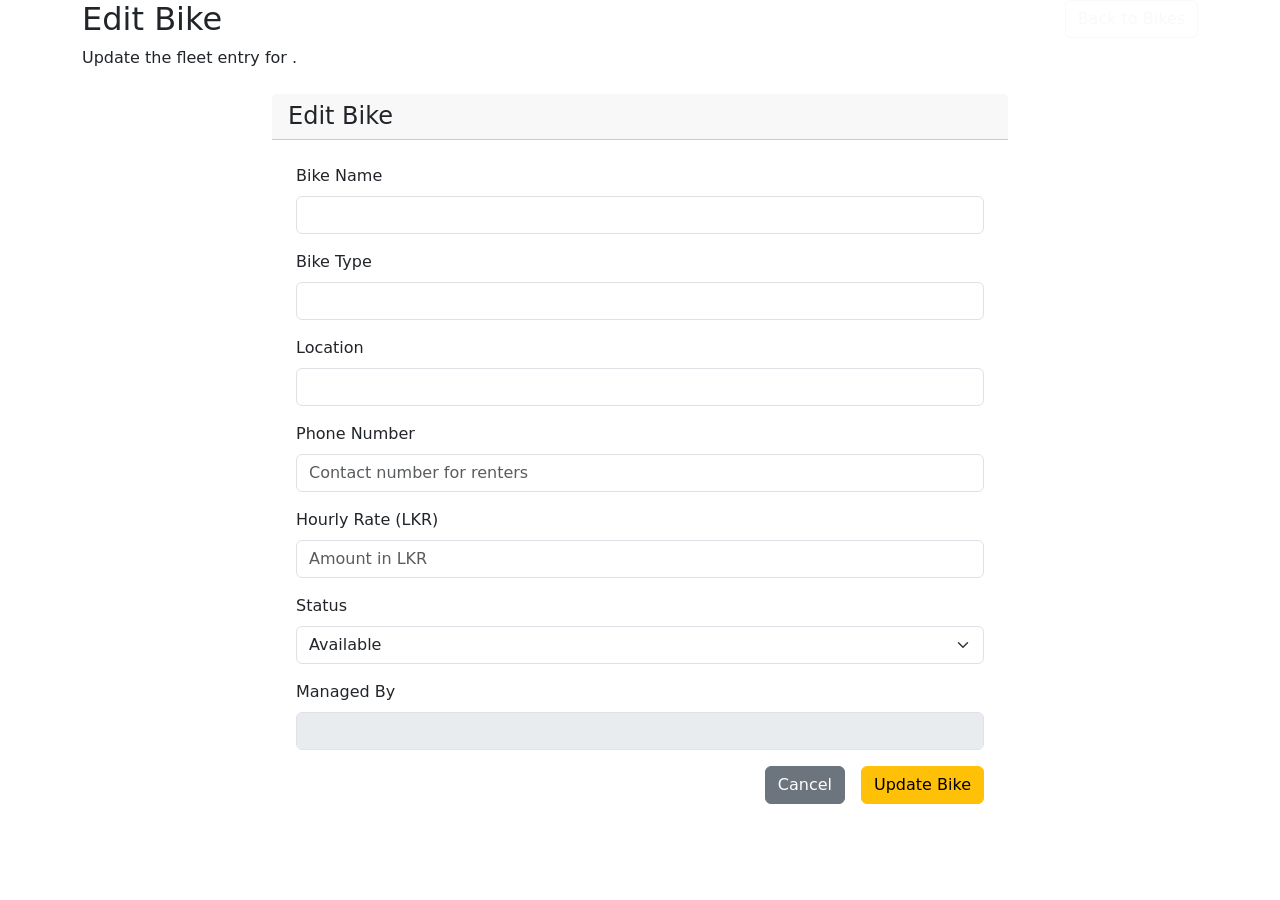
<file: src/main/resources/templates/edit-bike.html>
<!DOCTYPE html>
<html xmlns:th="http://www.thymeleaf.org">
<head>
    <title>Edit Bike</title>
    <link href="https://cdn.jsdelivr.net/npm/bootstrap@5.3.3/dist/css/bootstrap.min.css" rel="stylesheet">
    <link th:href="@{/assets/app-theme.css}" rel="stylesheet">
</head>
<body>
<div class="container app-shell">
    <div class="app-hero mb-4">
        <div class="d-flex justify-content-between align-items-start flex-wrap gap-3">
            <div>
                <h2 class="page-title">Edit Bike</h2>
                <p class="mb-0">Update the fleet entry for <strong th:text="${bike.bikeName}"></strong>.</p>
            </div>
            <a th:href="@{/bikes}" class="btn btn-outline-light">Back to Bikes</a>
        </div>
    </div>
    <div class="row justify-content-center">
        <div class="col-md-8">
            <div class="card app-card border-0">
                <div class="card-header app-gradient-warm">
                    <h4 class="mb-0">Edit Bike</h4>
                </div>
                <div class="card-body p-4">
                    <form th:action="@{/updateBike}" method="post">
                        <input type="hidden" name="id" th:value="${bike.id}">

                        <div class="mb-3">
                            <label class="form-label">Bike Name</label>
                            <input type="text" name="bikeName" th:value="${bike.bikeName}" class="form-control" required>
                        </div>
                        <div class="mb-3">
                            <label class="form-label">Bike Type</label>
                            <input type="text" name="bikeType" th:value="${bike.bikeType}" class="form-control" required>
                        </div>
                        <div class="mb-3">
                            <label class="form-label">Location</label>
                            <input type="text" name="station" th:value="${bike.station}" class="form-control" required>
                        </div>
                        <div class="mb-3">
                            <label class="form-label">Phone Number</label>
                            <input type="tel" name="phoneNumber" th:value="${bike.phoneNumber}" class="form-control" placeholder="Contact number for renters" required>
                        </div>
                        <div class="mb-3">
                            <label class="form-label">Hourly Rate (LKR)</label>
                            <input type="number" step="0.01" min="0" name="hourlyRate" th:value="${bike.hourlyRate}" class="form-control" placeholder="Amount in LKR" required>
                        </div>
                        <div class="mb-3">
                            <label class="form-label">Status</label>
                            <select name="status" class="form-select" required>
                                <option value="AVAILABLE" th:selected="${#strings.equalsIgnoreCase(bike.status, 'AVAILABLE')}">Available</option>
                                <option value="BOOKED" th:selected="${#strings.equalsIgnoreCase(bike.status, 'BOOKED')}">Booked</option>
                                <option value="IN_SERVICE" th:selected="${#strings.equalsIgnoreCase(bike.status, 'IN_SERVICE')}">In Service</option>
                                <option value="MAINTENANCE" th:selected="${#strings.equalsIgnoreCase(bike.status, 'MAINTENANCE')}">Maintenance</option>
                            </select>
                        </div>
                        <div class="mb-3">
                            <label class="form-label">Managed By</label>
                            <input type="text" th:value="${bike.operator}" class="form-control" disabled>
                        </div>

                        <div class="d-grid gap-2 d-md-flex justify-content-md-end">
                            <a th:href="@{/bikes}" class="btn btn-secondary me-2">Cancel</a>
                            <button type="submit" class="btn btn-warning">Update Bike</button>
                        </div>
                    </form>
                </div>
            </div>
        </div>
    </div>
</div>
</body>
</html>
</file>
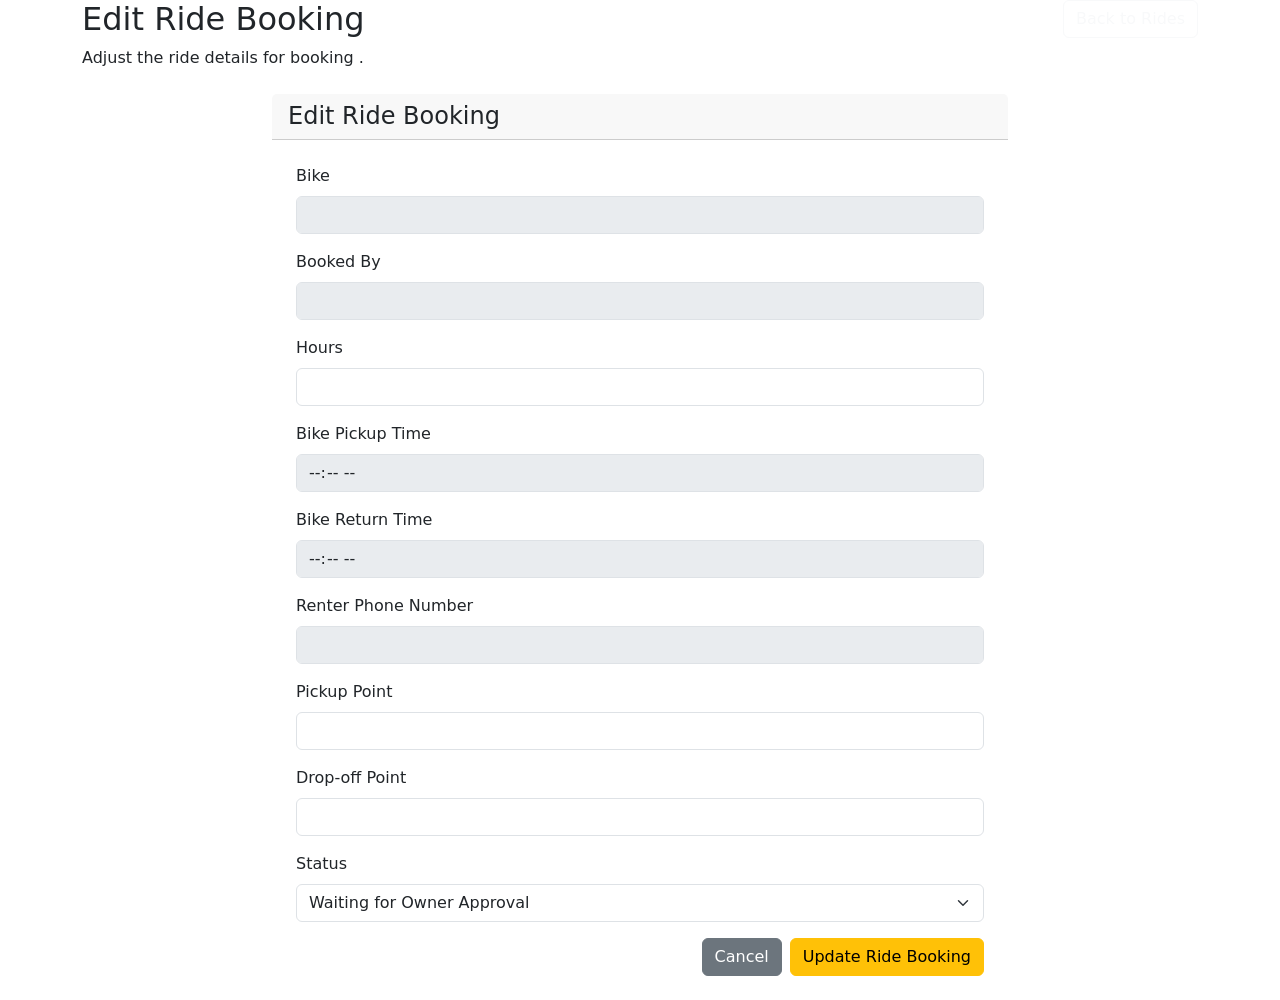
<file: src/main/resources/templates/edit-ride-booking.html>
<!DOCTYPE html>
<html xmlns:th="http://www.thymeleaf.org">
<head>
    <title>Edit Ride Booking</title>
    <link href="https://cdn.jsdelivr.net/npm/bootstrap@5.3.3/dist/css/bootstrap.min.css" rel="stylesheet">
    <link th:href="@{/assets/app-theme.css}" rel="stylesheet">
</head>
<body>
<div class="container app-shell">
    <div class="app-hero mb-4">
        <div class="d-flex justify-content-between align-items-start flex-wrap gap-3">
            <div>
                <h2 class="page-title">Edit Ride Booking</h2>
                <p class="mb-0">Adjust the ride details for booking <strong th:text="'#' + ${booking.id}"></strong>.</p>
            </div>
            <a th:href="@{/rideBookings}" class="btn btn-outline-light">Back to Rides</a>
        </div>
    </div>
    <div class="row justify-content-center">
        <div class="col-md-8">
            <div class="card app-card border-0">
                <div class="card-header app-gradient-warm">
                    <h4 class="mb-0">Edit Ride Booking</h4>
                </div>
                <div class="card-body p-4">
                    <form th:action="@{/updateRideBooking}" method="post">
                        <input type="hidden" name="id" th:value="${booking.id}">
                        <input type="hidden" name="bikeId" th:value="${booking.bikeId}">
                        <input type="hidden" name="bikeName" th:value="${booking.bikeName}">
                        <input type="hidden" name="username" th:value="${booking.username}">

                        <div class="mb-3">
                            <label class="form-label">Bike</label>
                            <input type="text" class="form-control" th:value="${booking.bikeName}" disabled>
                        </div>
                        <div class="mb-3">
                            <label class="form-label">Booked By</label>
                            <input type="text" class="form-control" th:value="${booking.username}" disabled>
                        </div>
                        <div class="mb-3">
                            <label class="form-label">Hours</label>
                            <input type="number" name="durationHours" class="form-control" min="1" th:value="${booking.durationHours}" required>
                        </div>
                        <div class="mb-3">
                            <label class="form-label">Bike Pickup Time</label>
                            <input type="time" class="form-control" th:value="${booking.rentalPickupTime}" disabled>
                        </div>
                        <div class="mb-3">
                            <label class="form-label">Bike Return Time</label>
                            <input type="time" class="form-control" th:value="${booking.rentalReturnTime}" disabled>
                        </div>
                        <div class="mb-3">
                            <label class="form-label">Renter Phone Number</label>
                            <input type="text" class="form-control" th:value="${booking.renterPhoneNumber}" disabled>
                        </div>
                        <div class="mb-3">
                            <label class="form-label">Pickup Point</label>
                            <input type="text" name="pickupPoint" class="form-control" th:value="${booking.pickupPoint}" required>
                        </div>
                        <div class="mb-3">
                            <label class="form-label">Drop-off Point</label>
                            <input type="text" name="dropPoint" class="form-control" th:value="${booking.dropPoint}" required>
                        </div>
                        <div class="mb-3">
                            <label class="form-label">Status</label>
                            <select name="status" class="form-select" required>
                                <option value="PENDING_OWNER_APPROVAL" th:selected="${#strings.equalsIgnoreCase(booking.status, 'PENDING_OWNER_APPROVAL')}">Waiting for Owner Approval</option>
                                <option value="REQUESTED" th:selected="${#strings.equalsIgnoreCase(booking.status, 'REQUESTED')}">Requested</option>
                                <option value="OPEN_TO_SHARE" th:selected="${#strings.equalsIgnoreCase(booking.status, 'OPEN_TO_SHARE')}">Open to Share</option>
                                <option value="CONFIRMED" th:selected="${#strings.equalsIgnoreCase(booking.status, 'CONFIRMED')}">Confirmed</option>
                                <option value="COMPLETED" th:selected="${#strings.equalsIgnoreCase(booking.status, 'COMPLETED')}">Completed</option>
                                <option value="CANCELLED" th:selected="${#strings.equalsIgnoreCase(booking.status, 'CANCELLED')}">Cancelled</option>
                            </select>
                        </div>

                        <div class="d-flex justify-content-end gap-2">
                            <a th:href="@{/rideBookings}" class="btn btn-secondary">Cancel</a>
                            <button type="submit" class="btn btn-warning">Update Ride Booking</button>
                        </div>
                    </form>
                </div>
            </div>
        </div>
    </div>
</div>
</body>
</html>
</file>
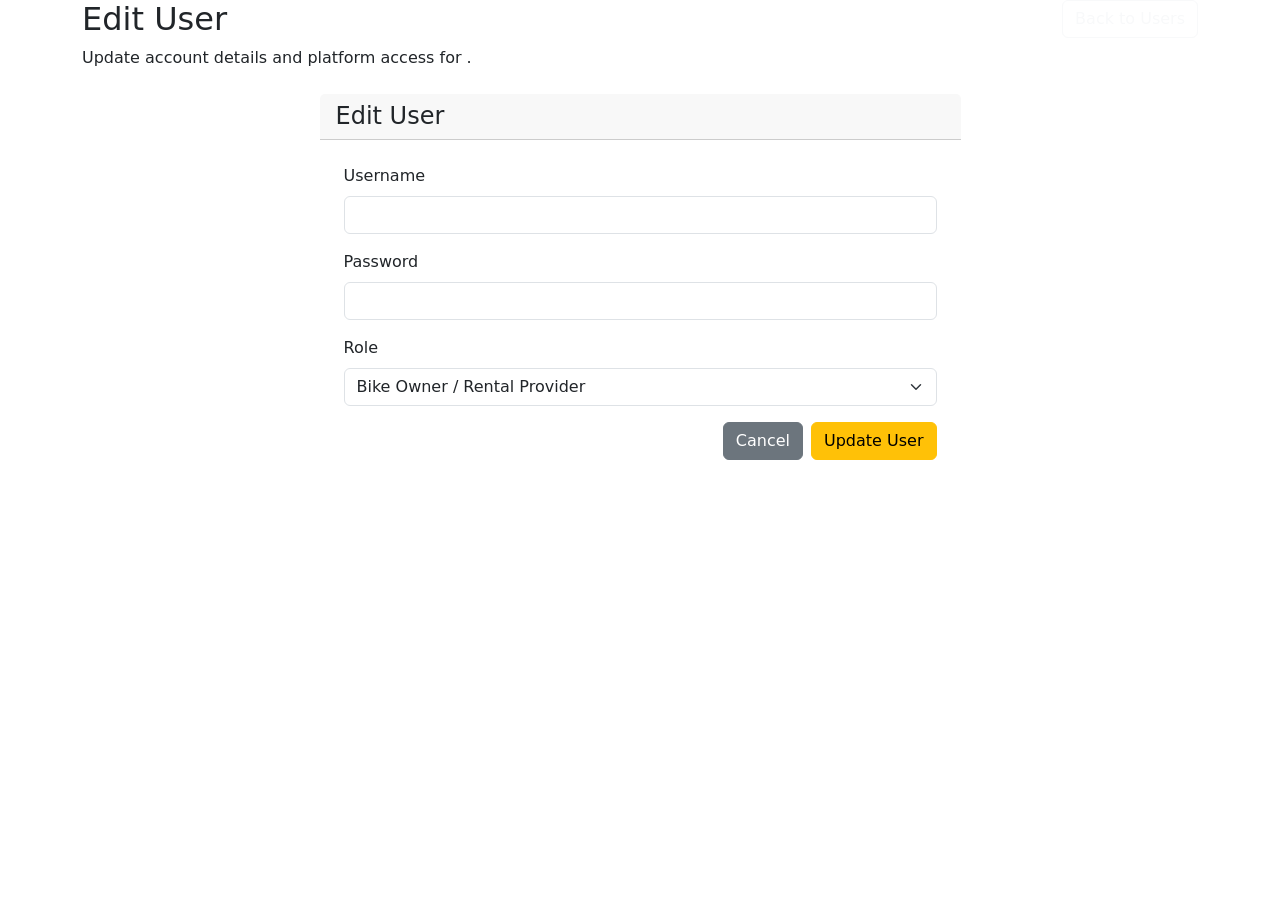
<file: src/main/resources/templates/edit-user.html>
<!DOCTYPE html>
<html xmlns:th="http://www.thymeleaf.org">
<head>
    <title>Edit User</title>
    <link href="https://cdn.jsdelivr.net/npm/bootstrap@5.3.3/dist/css/bootstrap.min.css" rel="stylesheet">
    <link th:href="@{/assets/app-theme.css}" rel="stylesheet">
</head>
<body>
<div class="container app-shell">
    <div class="app-hero mb-4">
        <div class="d-flex justify-content-between align-items-start flex-wrap gap-3">
            <div>
                <h2 class="page-title">Edit User</h2>
                <p class="mb-0">Update account details and platform access for <strong th:text="${managedUser.username}"></strong>.</p>
            </div>
            <a th:href="@{/users}" class="btn btn-outline-light">Back to Users</a>
        </div>
    </div>
    <div class="row justify-content-center">
        <div class="col-md-7">
            <div class="card app-card border-0">
                <div class="card-header app-gradient-warm">
                    <h4 class="mb-0">Edit User</h4>
                </div>
                <div class="card-body p-4">
                    <form th:action="@{/updateUser}" method="post">
                        <input type="hidden" name="originalUsername" th:value="${managedUser.username}">

                        <div class="mb-3">
                            <label class="form-label">Username</label>
                            <input type="text" name="username" class="form-control" th:value="${managedUser.username}" required>
                        </div>
                        <div class="mb-3">
                            <label class="form-label">Password</label>
                            <input type="text" name="password" class="form-control" th:value="${managedUser.password}" required>
                        </div>
                        <div class="mb-3">
                            <label class="form-label">Role</label>
                            <select name="role" class="form-select" required>
                                <option value="OPERATOR" th:selected="${#strings.equalsIgnoreCase(managedUser.role, 'OPERATOR')}">Bike Owner / Rental Provider</option>
                                <option value="RIDE_SHARER" th:selected="${#strings.equalsIgnoreCase(managedUser.role, 'RIDE_SHARER')}">Ride Sharer</option>
                                <option value="RIDE_BOOKER" th:selected="${#strings.equalsIgnoreCase(managedUser.role, 'RIDE_BOOKER')}">Ride Booker / Passenger</option>
                                <option value="RIDER" th:selected="${#strings.equalsIgnoreCase(managedUser.role, 'RIDER')}">Legacy Rider</option>
                                <option value="ADMIN" th:selected="${#strings.equalsIgnoreCase(managedUser.role, 'ADMIN')}">Admin</option>
                            </select>
                        </div>
                        <div class="d-flex justify-content-end gap-2">
                            <a th:href="@{/users}" class="btn btn-secondary">Cancel</a>
                            <button type="submit" class="btn btn-warning">Update User</button>
                        </div>
                    </form>
                </div>
            </div>
        </div>
    </div>
</div>
</body>
</html>
</file>
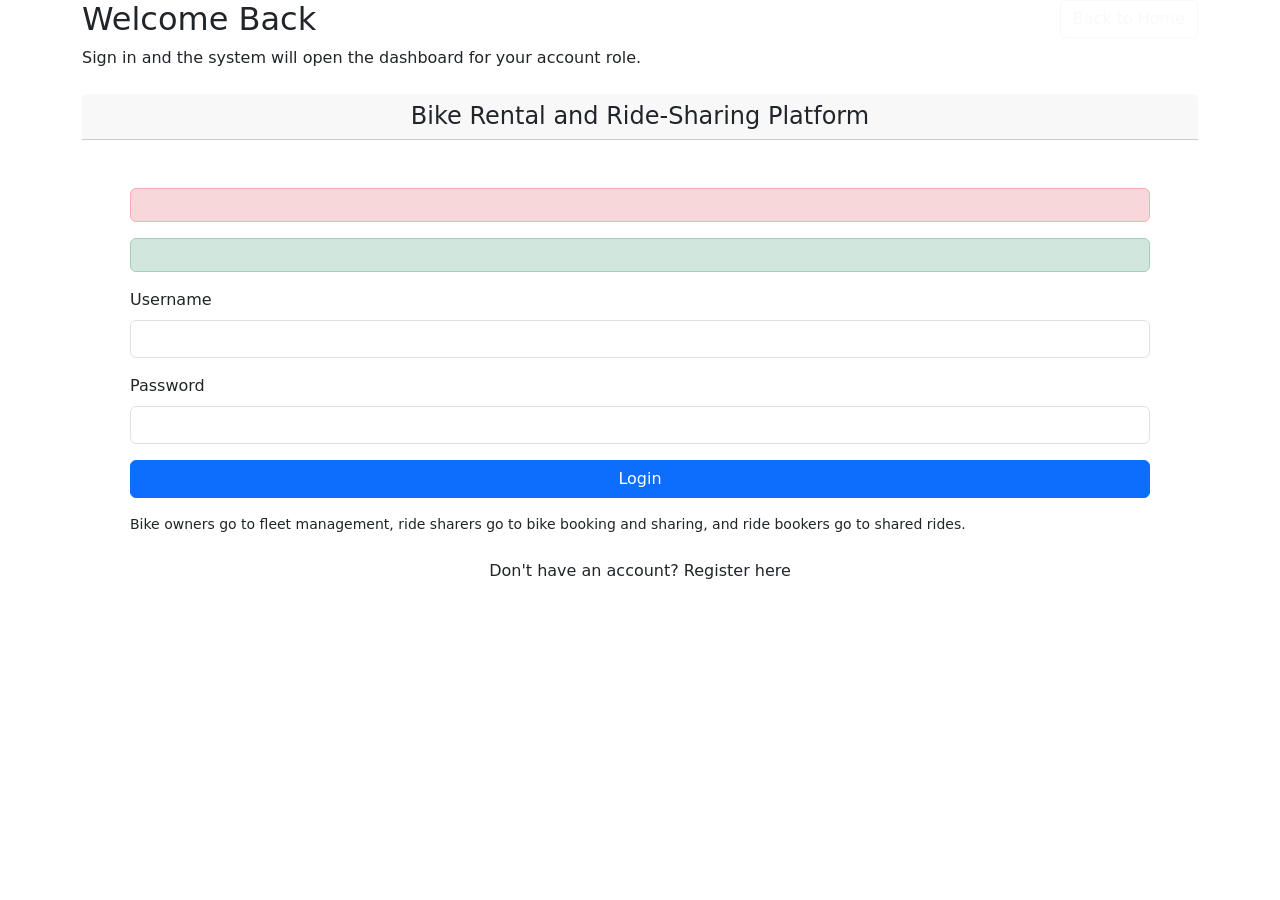
<file: src/main/resources/templates/login.html>
<!DOCTYPE html>
<html xmlns:th="http://www.thymeleaf.org">
<head>
  <title>Login - Bike Rental and Ride-Sharing Platform</title>
  <link href="https://cdn.jsdelivr.net/npm/bootstrap@5.3.3/dist/css/bootstrap.min.css" rel="stylesheet">
  <link th:href="@{/assets/app-theme.css}" rel="stylesheet">
</head>
<body>
<div class="container app-shell">
  <div class="app-hero mb-4">
    <div class="d-flex justify-content-between align-items-start flex-wrap gap-3">
      <div>
        <h2 class="page-title">Welcome Back</h2>
        <p class="mb-0">Sign in and the system will open the dashboard for your account role.</p>
      </div>
      <a th:href="@{/}" class="btn btn-outline-light">Back to Home</a>
    </div>
  </div>

  <div class="app-form-card">
    <div class="card app-card border-0">
      <div class="card-header text-center app-gradient-primary">
        <h4 class="mb-0">Bike Rental and Ride-Sharing Platform</h4>
      </div>
      <div class="card-body p-4 p-lg-5">
        <div th:if="${error}" class="alert alert-danger" th:text="${error}"></div>
        <div th:if="${success}" class="alert alert-success" th:text="${success}"></div>

        <form th:action="@{/login}" method="post">
          <div class="mb-3">
            <label class="form-label">Username</label>
            <input type="text" name="username" class="form-control" required>
          </div>
          <div class="mb-3">
            <label class="form-label">Password</label>
            <input type="password" name="password" class="form-control" required>
          </div>
          <button type="submit" class="btn btn-primary w-100">Login</button>
        </form>

        <p class="app-muted small mt-3 mb-0">
          Bike owners go to fleet management, ride sharers go to bike booking and sharing, and ride bookers go to shared rides.
        </p>

        <div class="text-center mt-4">
          <p class="mb-0">Don't have an account? <a th:href="@{/register}">Register here</a></p>
        </div>
      </div>
    </div>
  </div>
</div>
</body>
</html>
</file>
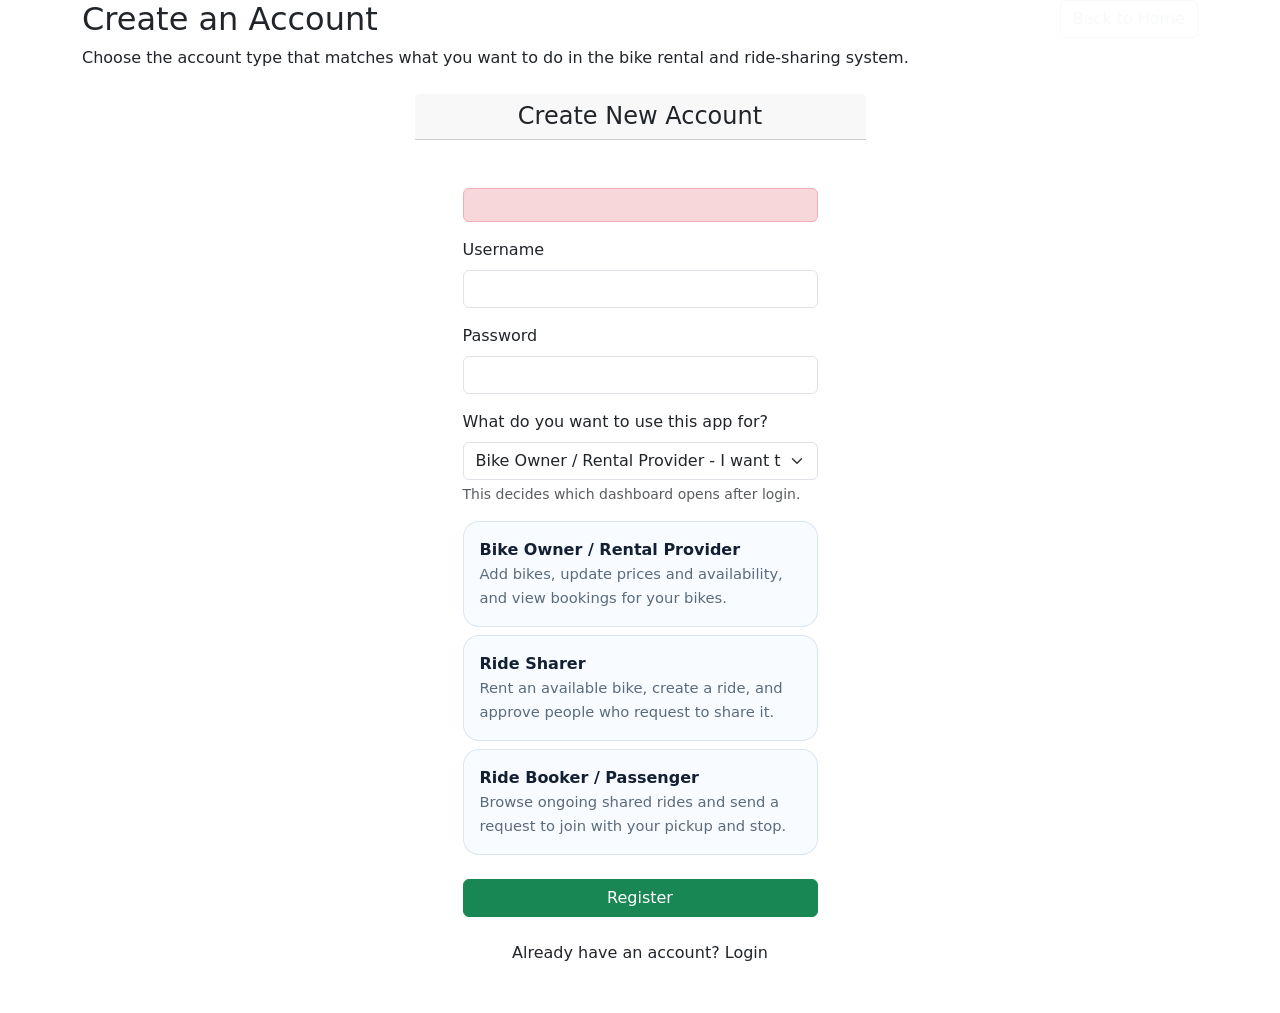
<file: src/main/resources/templates/register.html>
<!DOCTYPE html>
<html xmlns:th="http://www.thymeleaf.org">
<head>
    <title>Register - Bike Rental and Ride-Sharing Platform</title>
    <link href="https://cdn.jsdelivr.net/npm/bootstrap@5.3.3/dist/css/bootstrap.min.css" rel="stylesheet">
    <link th:href="@{/assets/app-theme.css}" rel="stylesheet">
    <style>
        .role-help {
            border: 1px solid rgba(15, 76, 129, 0.12);
            border-radius: 16px;
            padding: 1rem;
            background: #f8fbff;
        }
        .role-help strong {
            display: block;
            color: #132033;
        }
        .role-help span {
            color: #5a6b7d;
            font-size: 0.92rem;
        }
    </style>
</head>
<body>
<div class="container app-shell">
    <div class="app-hero mb-4">
        <div class="d-flex justify-content-between align-items-start flex-wrap gap-3">
            <div>
                <h2 class="page-title">Create an Account</h2>
                <p class="mb-0">Choose the account type that matches what you want to do in the bike rental and ride-sharing system.</p>
            </div>
            <a th:href="@{/}" class="btn btn-outline-light">Back to Home</a>
        </div>
    </div>

    <div class="row justify-content-center">
        <div class="col-md-6 col-lg-5">
            <div class="card app-card border-0">
                <div class="card-header text-center app-gradient-success">
                    <h4 class="mb-0">Create New Account</h4>
                </div>
                <div class="card-body p-4 p-lg-5">
                    <div th:if="${error}" class="alert alert-danger" th:text="${error}"></div>

                    <form th:action="@{/register}" method="post">
                        <div class="mb-3">
                            <label class="form-label">Username</label>
                            <input type="text" name="username" class="form-control" required>
                        </div>
                        <div class="mb-3">
                            <label class="form-label">Password</label>
                            <input type="password" name="password" class="form-control" required>
                        </div>
                        <div class="mb-3">
                            <label class="form-label">What do you want to use this app for?</label>
                            <select name="role" class="form-select" required>
                                <option value="OPERATOR">Bike Owner / Rental Provider - I want to rent out my bikes</option>
                                <option value="RIDE_SHARER">Ride Sharer - I want to get a bike and share my ride</option>
                                <option value="RIDE_BOOKER">Ride Booker / Passenger - I want to join or book a shared ride</option>
                            </select>
                            <div class="form-text">This decides which dashboard opens after login.</div>
                        </div>

                        <div class="d-grid gap-2 mb-4">
                            <div class="role-help">
                                <strong>Bike Owner / Rental Provider</strong>
                                <span>Add bikes, update prices and availability, and view bookings for your bikes.</span>
                            </div>
                            <div class="role-help">
                                <strong>Ride Sharer</strong>
                                <span>Rent an available bike, create a ride, and approve people who request to share it.</span>
                            </div>
                            <div class="role-help">
                                <strong>Ride Booker / Passenger</strong>
                                <span>Browse ongoing shared rides and send a request to join with your pickup and stop.</span>
                            </div>
                        </div>
                        <button type="submit" class="btn btn-success w-100">Register</button>
                    </form>

                    <div class="text-center mt-4">
                        <a th:href="@{/login}">Already have an account? Login</a>
                    </div>
                </div>
            </div>
        </div>
    </div>
</div>
</body>
</html>
</file>
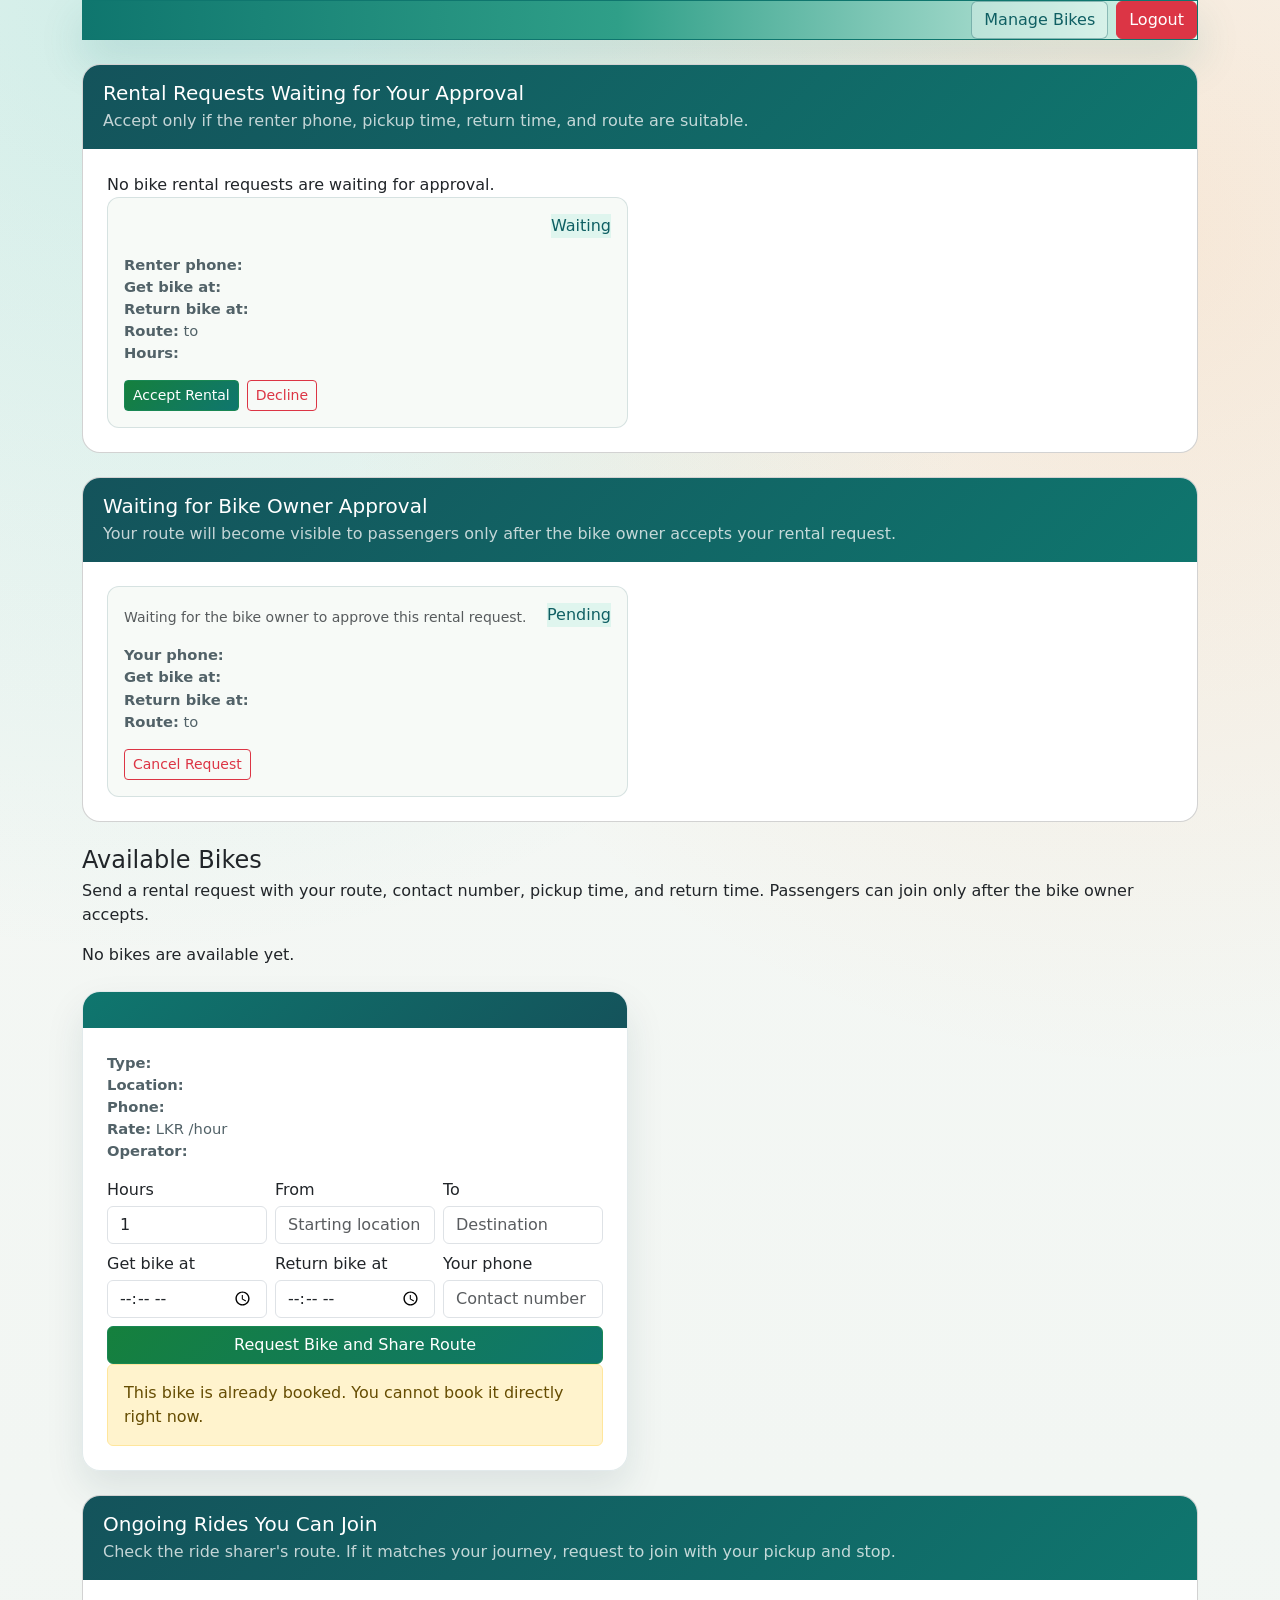
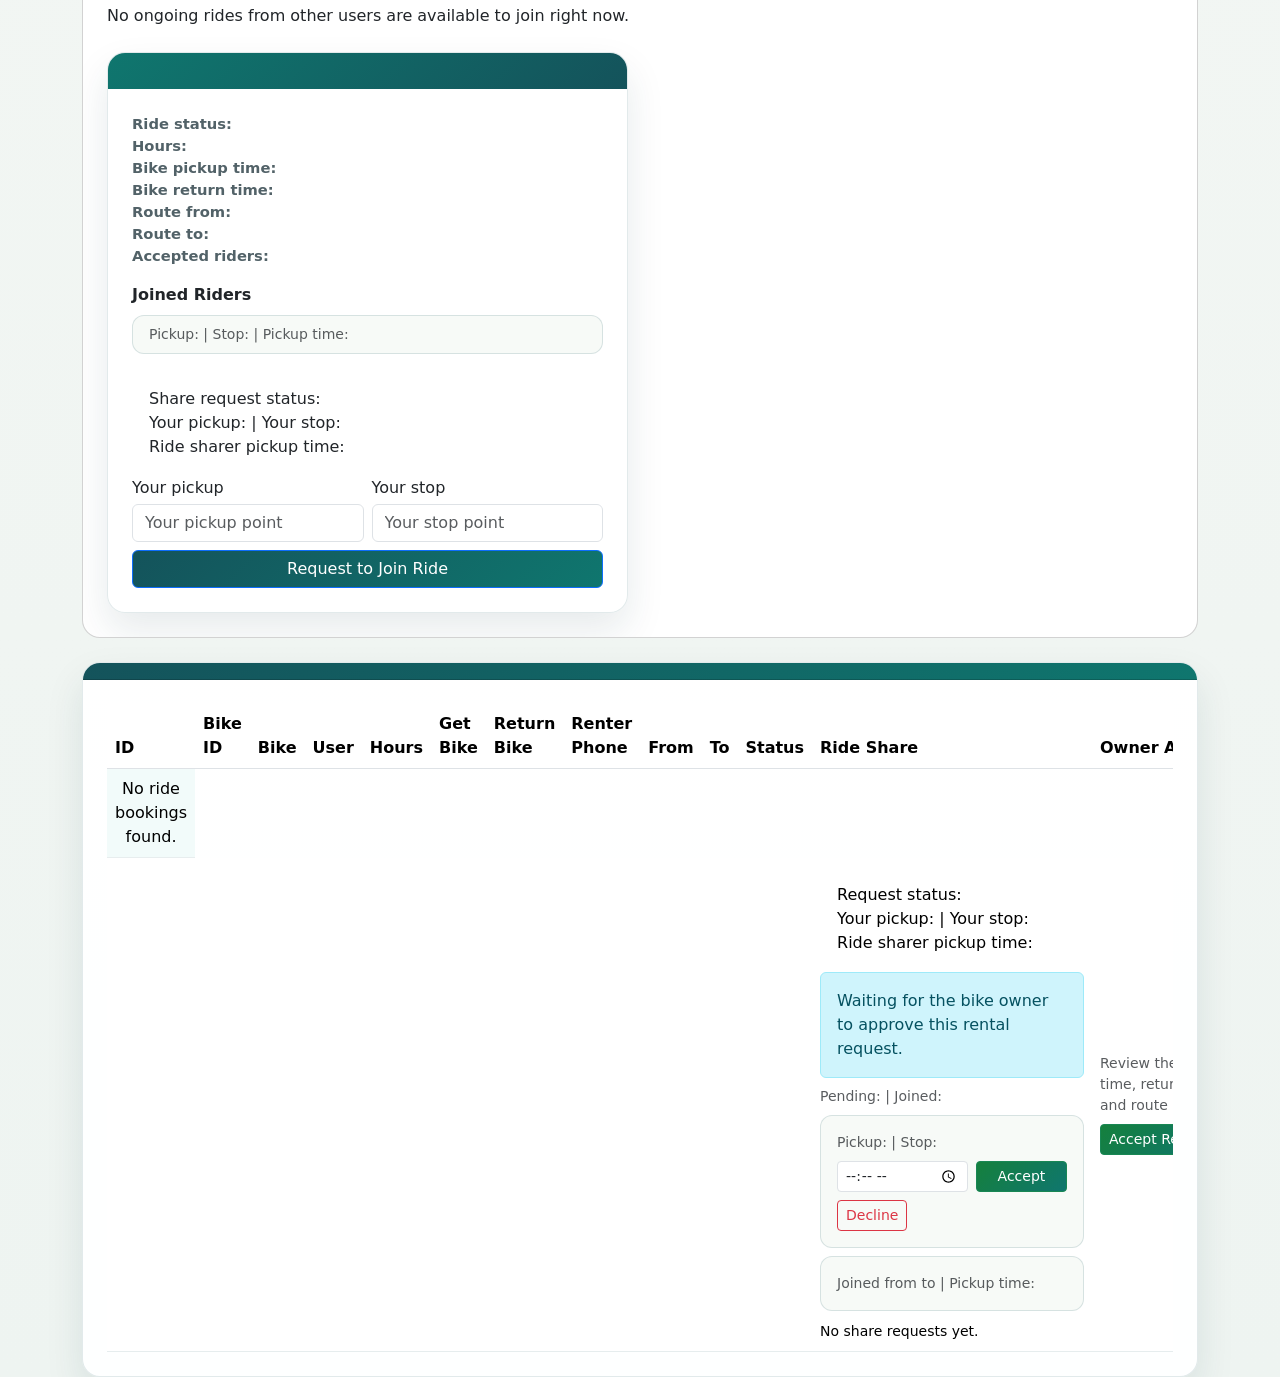
<file: src/main/resources/templates/ride-bookings.html>
<!DOCTYPE html>
<html xmlns:th="http://www.thymeleaf.org">
<head>
    <title>Ride Bookings - Bike Rental and Ride-Sharing Platform</title>
    <link href="https://cdn.jsdelivr.net/npm/bootstrap@5.3.3/dist/css/bootstrap.min.css" rel="stylesheet">
    <link th:href="@{/assets/app-theme.css}" rel="stylesheet">
    <style>
        body {
            background:
                radial-gradient(circle at 10% 0%, rgba(20, 184, 166, 0.16), transparent 30%),
                radial-gradient(circle at 90% 8%, rgba(251, 146, 60, 0.16), transparent 28%),
                linear-gradient(180deg, #f6f8f5 0%, #eef4f1 100%);
        }
        .app-hero {
            background: linear-gradient(90deg, #0f766e 0%, #2f9f88 48%, #dff8ee 100%);
            color: #ffffff;
            border: 1px solid #0f766e;
            box-shadow: 0 20px 44px rgba(15, 118, 110, 0.16);
        }
        .app-hero p {
            color: rgba(255, 255, 255, 0.88);
        }
        .app-hero .btn-outline-light {
            color: #0f5f63;
            border-color: rgba(15, 95, 99, 0.38);
            background: rgba(255, 255, 255, 0.32);
        }
        .app-hero .btn-outline-light:hover {
            color: #fff;
            background: #0f766e;
            border-color: #0f766e;
        }
        .bike-card, .booking-table-card {
            border: 1px solid rgba(20, 83, 91, 0.12);
            border-radius: 18px;
            overflow: hidden;
            box-shadow: 0 18px 38px rgba(24, 54, 67, 0.10);
            background: rgba(255, 255, 255, 0.94);
            transition: transform 0.18s ease, box-shadow 0.18s ease;
        }
        .bike-card:hover {
            transform: translateY(-2px);
            box-shadow: 0 22px 44px rgba(24, 54, 67, 0.14);
        }
        .bike-banner {
            background: linear-gradient(135deg, #0f766e 0%, #14535b 100%);
            color: #fff;
            padding: 1rem 1.25rem;
        }
        .bike-banner .badge {
            border: 1px solid rgba(255, 255, 255, 0.45);
        }
        .bike-meta { font-size: 0.92rem; color: #526268; }
        .section-card {
            border-radius: 18px;
            overflow: hidden;
        }
        .section-header {
            background: linear-gradient(135deg, #14535b 0%, #0f766e 100%);
            color: #fff;
            padding: 1rem 1.25rem;
        }
        .request-box {
            border: 1px solid rgba(20, 83, 91, 0.14);
            border-radius: 12px;
            padding: 1rem;
            background: #f7faf7;
        }
        .booking-table-card .card-header {
            background: linear-gradient(135deg, #14535b 0%, #0f766e 100%);
        }
        .booking-table-card .table {
            --bs-table-striped-bg: rgba(20, 184, 166, 0.055);
            --bs-table-hover-bg: rgba(217, 119, 6, 0.075);
            margin-bottom: 0;
        }
        .booking-table-card tbody tr {
            border-color: rgba(20, 83, 91, 0.10);
        }
        .booking-table-card tbody tr:hover {
            background: var(--bs-table-hover-bg);
        }
        .app-chip {
            background: #dff5ee;
            color: #0f5f63;
        }
        .btn-primary {
            background: linear-gradient(135deg, #14535b 0%, #0f766e 100%);
        }
        .btn-success {
            background: linear-gradient(135deg, #15803d 0%, #0f766e 100%);
        }
    </style>
</head>
<body>
<div class="container app-shell">
    <div class="app-hero d-flex justify-content-between align-items-center mb-4 flex-wrap gap-3">
        <div>
            <h2 class="page-title"
                th:text="${#strings.equalsIgnoreCase(session.currentUser.role, 'OPERATOR')} ? 'Ride Booking Overview' : (${#strings.equalsIgnoreCase(session.currentUser.role, 'RIDE_BOOKER')} ? 'Shared Rides' : 'My Rides')"></h2>
            <p class="mb-0"
               th:text="${#strings.equalsIgnoreCase(session.currentUser.role, 'OPERATOR')} ? 'See booking activity only for bikes you added.' : (${#strings.equalsIgnoreCase(session.currentUser.role, 'RIDE_BOOKER')} ? 'Browse ongoing shared rides and request to join.' : 'Book a bike, review ongoing rides, and manage ride sharing.')"></p>
        </div>
        <div class="d-flex gap-2 flex-wrap">
            <a th:if="${#strings.equalsIgnoreCase(session.currentUser.role, 'OPERATOR')}" th:href="@{/bikes}" class="btn btn-outline-light">Manage Bikes</a>
            <a th:href="@{/logout}" class="btn btn-danger">Logout</a>
        </div>
    </div>

    <th:block th:if="${#strings.equalsIgnoreCase(session.currentUser.role, 'OPERATOR')}">
        <div class="card section-card app-card mb-4">
            <div class="section-header">
                <h5 class="mb-1">Rental Requests Waiting for Your Approval</h5>
                <p class="mb-0 opacity-75">Accept only if the renter phone, pickup time, return time, and route are suitable.</p>
            </div>
            <div class="card-body p-4">
                <div class="app-empty" th:if="${#lists.isEmpty(pendingRentalRequests)}">
                    No bike rental requests are waiting for approval.
                </div>
                <div class="row g-4">
                    <div class="col-lg-6" th:each="booking : ${pendingRentalRequests}">
                        <div class="request-box h-100">
                            <div class="d-flex justify-content-between align-items-start gap-2 mb-3">
                                <div>
                                    <h5 class="mb-1" th:text="${booking.bikeName}"></h5>
                                    <div class="small text-muted" th:text="'Requested by ' + ${booking.username}"></div>
                                </div>
                                <span class="app-chip">Waiting</span>
                            </div>
                            <div class="bike-meta mb-3">
                                <div><strong>Renter phone:</strong> <span th:text="${booking.renterPhoneNumber}"></span></div>
                                <div><strong>Get bike at:</strong> <span th:text="${booking.rentalPickupTime}"></span></div>
                                <div><strong>Return bike at:</strong> <span th:text="${booking.rentalReturnTime}"></span></div>
                                <div><strong>Route:</strong> <span th:text="${booking.pickupPoint}"></span> to <span th:text="${booking.dropPoint}"></span></div>
                                <div><strong>Hours:</strong> <span th:text="${booking.durationHours}"></span></div>
                            </div>
                            <form th:action="@{/respondBikeRentalRequest}" method="post" class="d-flex gap-2 flex-wrap">
                                <input type="hidden" name="bookingId" th:value="${booking.id}">
                                <button type="submit" name="decision" value="accept" class="btn btn-success btn-sm">Accept Rental</button>
                                <button type="submit" name="decision" value="decline" class="btn btn-outline-danger btn-sm">Decline</button>
                            </form>
                        </div>
                    </div>
                </div>
            </div>
        </div>
    </th:block>

    <th:block th:if="${canBookBikes}">
        <div class="card section-card app-card mb-4" th:if="${!#lists.isEmpty(pendingRentalRequests)}">
            <div class="section-header">
                <h5 class="mb-1">Waiting for Bike Owner Approval</h5>
                <p class="mb-0 opacity-75">Your route will become visible to passengers only after the bike owner accepts your rental request.</p>
            </div>
            <div class="card-body p-4">
                <div class="row g-4">
                    <div class="col-lg-6" th:each="booking : ${pendingRentalRequests}">
                        <div class="request-box h-100">
                            <div class="d-flex justify-content-between align-items-start gap-2 mb-3">
                                <div>
                                    <h5 class="mb-1" th:text="${booking.bikeName}"></h5>
                                    <div class="small text-muted">Waiting for the bike owner to approve this rental request.</div>
                                </div>
                                <span class="app-chip">Pending</span>
                            </div>
                            <div class="bike-meta mb-3">
                                <div><strong>Your phone:</strong> <span th:text="${booking.renterPhoneNumber}"></span></div>
                                <div><strong>Get bike at:</strong> <span th:text="${booking.rentalPickupTime}"></span></div>
                                <div><strong>Return bike at:</strong> <span th:text="${booking.rentalReturnTime}"></span></div>
                                <div><strong>Route:</strong> <span th:text="${booking.pickupPoint}"></span> to <span th:text="${booking.dropPoint}"></span></div>
                            </div>
                            <a th:href="@{/deleteRideBooking(id=${booking.id})}"
                               class="btn btn-outline-danger btn-sm"
                               onclick="return confirm('Cancel this rental request?')">Cancel Request</a>
                        </div>
                    </div>
                </div>
            </div>
        </div>
    </th:block>

    <th:block th:if="${canBookBikes}">
        <div class="mb-4">
            <div class="mb-3">
                <h4 class="mb-1">Available Bikes</h4>
                <p class="app-muted mb-0">Send a rental request with your route, contact number, pickup time, and return time. Passengers can join only after the bike owner accepts.</p>
            </div>

            <div class="row g-4">
                <div class="col-12" th:if="${#lists.isEmpty(bikes)}">
                    <div class="app-empty">No bikes are available yet.</div>
                </div>
                <div class="col-lg-6" th:each="bike : ${bikes}">
                    <div class="card bike-card">
                        <div class="bike-banner">
                            <div class="d-flex justify-content-between align-items-start">
                                <div>
                                    <h5 class="mb-1" th:text="${bike.bikeName}"></h5>
                                    <div class="small opacity-75" th:text="'Bike ID: ' + ${bike.id}"></div>
                                </div>
                                <span class="badge bg-light text-dark" th:text="${bike.status}"></span>
                            </div>
                        </div>
                        <div class="card-body p-4">
                            <div class="bike-meta mb-3">
                                <div><strong>Type:</strong> <span th:text="${bike.bikeType}"></span></div>
                                <div><strong>Location:</strong> <span th:text="${bike.station}"></span></div>
                                <div><strong>Phone:</strong> <span th:text="${bike.phoneNumber}"></span></div>
                                <div><strong>Rate:</strong> LKR <span th:text="${bike.hourlyRate}"></span>/hour</div>
                                <div><strong>Operator:</strong> <span th:text="${bike.operator}"></span></div>
                            </div>

                            <th:block th:if="${#strings.equalsIgnoreCase(bike.status, 'AVAILABLE') and (bookedBikeIds == null or !bookedBikeIds.contains(bike.id))}">
                                <form th:action="@{/addRideBooking}" method="post" class="row g-2">
                                    <input type="hidden" name="bikeId" th:value="${bike.id}">
                                    <div class="col-md-4">
                                        <label class="form-label mb-1">Hours</label>
                                        <input type="number" name="durationHours" class="form-control" min="1" value="1" required>
                                    </div>
                                    <div class="col-md-4">
                                        <label class="form-label mb-1">From</label>
                                        <input type="text" name="pickupPoint" class="form-control" placeholder="Starting location" required>
                                    </div>
                                    <div class="col-md-4">
                                        <label class="form-label mb-1">To</label>
                                        <input type="text" name="dropPoint" class="form-control" placeholder="Destination" required>
                                    </div>
                                    <div class="col-md-4">
                                        <label class="form-label mb-1">Get bike at</label>
                                        <input type="time" name="rentalPickupTime" class="form-control" required>
                                    </div>
                                    <div class="col-md-4">
                                        <label class="form-label mb-1">Return bike at</label>
                                        <input type="time" name="rentalReturnTime" class="form-control" required>
                                    </div>
                                    <div class="col-md-4">
                                        <label class="form-label mb-1">Your phone</label>
                                        <input type="tel" name="renterPhoneNumber" class="form-control" placeholder="Contact number" required>
                                    </div>
                                    <div class="col-12">
                                        <button type="submit" class="btn btn-success w-100">Request Bike and Share Route</button>
                                    </div>
                                </form>
                            </th:block>
                            <div th:if="${!(#strings.equalsIgnoreCase(bike.status, 'AVAILABLE') and (bookedBikeIds == null or !bookedBikeIds.contains(bike.id)))}"
                                 class="alert alert-warning mb-0">
                                This bike is already booked. You cannot book it directly right now.
                            </div>
                        </div>
                    </div>
                </div>
            </div>
        </div>
    </th:block>

    <th:block th:if="${canJoinSharedRides}">
        <div class="card section-card app-card mb-4">
            <div class="section-header">
                <h5 class="mb-1">Ongoing Rides You Can Join</h5>
                <p class="mb-0 opacity-75">Check the ride sharer's route. If it matches your journey, request to join with your pickup and stop.</p>
            </div>
            <div class="card-body p-4">
                <div class="row g-4">
                    <div class="col-12" th:if="${#lists.isEmpty(shareableBookings)}">
                        <div class="app-empty">No ongoing rides from other users are available to join right now.</div>
                    </div>
                    <div class="col-lg-6" th:each="booking : ${shareableBookings}"
                         th:with="myShareRequest=${booking.getShareRequestByRequester(session.currentUser.username)},
                                  alreadyRequested=${myShareRequest != null},
                                  effectiveRideStatus=${#strings.equalsIgnoreCase(booking.status, 'OPEN_TO_SHARE') and !#lists.isEmpty(booking.acceptedShareRequests) ? 'Confirmed' : booking.statusDisplayName},
                                  rideBadgeText=${alreadyRequested ? 'SHARE ' + myShareRequest.status : booking.statusDisplayName},
                                  rideBadgeClass=${alreadyRequested ? (#strings.equalsIgnoreCase(myShareRequest.status, 'ACCEPTED') ? 'bg-success' : (#strings.equalsIgnoreCase(myShareRequest.status, 'DECLINED') ? 'bg-danger' : 'bg-info text-dark')) : 'bg-light text-dark'}">
                        <div class="card bike-card h-100">
                            <div class="bike-banner">
                                <div class="d-flex justify-content-between align-items-start">
                                    <div>
                                        <h5 class="mb-1" th:text="${booking.bikeName}"></h5>
                                        <div class="small opacity-75" th:text="'Ride #' + ${booking.id} + ' by ' + ${booking.username}"></div>
                                    </div>
                                    <span class="badge" th:classappend="${rideBadgeClass}" th:text="${rideBadgeText}"></span>
                                </div>
                            </div>
                            <div class="card-body p-4">
                                <div class="bike-meta mb-3">
                                    <div><strong>Ride status:</strong> <span th:text="${effectiveRideStatus}"></span></div>
                                    <div><strong>Hours:</strong> <span th:text="${booking.durationHours}"></span></div>
                                    <div><strong>Bike pickup time:</strong> <span th:text="${booking.rentalPickupTime}"></span></div>
                                    <div><strong>Bike return time:</strong> <span th:text="${booking.rentalReturnTime}"></span></div>
                                    <div><strong>Route from:</strong> <span th:text="${booking.pickupPoint}"></span></div>
                                    <div><strong>Route to:</strong> <span th:text="${booking.dropPoint}"></span></div>
                                    <div><strong>Accepted riders:</strong> <span th:text="${#lists.size(booking.acceptedShareRequests)}"></span></div>
                                </div>

                                <div class="mb-3" th:if="${!#lists.isEmpty(booking.acceptedShareRequests)}">
                                    <label class="form-label fw-semibold mb-2">Joined Riders</label>
                                    <div class="d-flex flex-column gap-2">
                                        <div class="request-box py-2" th:each="acceptedRequest : ${booking.acceptedShareRequests}">
                                            <strong th:text="${acceptedRequest.requesterUsername}"></strong>
                                            <div class="small text-muted">
                                                Pickup: <span th:text="${acceptedRequest.pickupPoint}"></span> | Stop: <span th:text="${acceptedRequest.stopPoint}"></span>
                                                <span th:if="${acceptedRequest.passengerPickupTime != null and !#strings.isEmpty(acceptedRequest.passengerPickupTime)}">
                                                    | Pickup time: <span th:text="${acceptedRequest.passengerPickupTime}"></span>
                                                </span>
                                            </div>
                                        </div>
                                    </div>
                                </div>

                                <div th:if="${alreadyRequested}"
                                     class="alert mb-0"
                                     th:classappend="${#strings.equalsIgnoreCase(myShareRequest.status, 'ACCEPTED')} ? 'alert-success' : (${#strings.equalsIgnoreCase(myShareRequest.status, 'DECLINED')} ? 'alert-danger' : 'alert-info')">
                                    Share request status: <strong th:text="${myShareRequest.status}"></strong><br>
                                    Your pickup: <span th:text="${myShareRequest.pickupPoint}"></span> | Your stop: <span th:text="${myShareRequest.stopPoint}"></span>
                                    <span th:if="${myShareRequest.passengerPickupTime != null and !#strings.isEmpty(myShareRequest.passengerPickupTime)}">
                                        <br>Ride sharer pickup time: <span th:text="${myShareRequest.passengerPickupTime}"></span>
                                    </span>
                                </div>

                                <form th:if="${!alreadyRequested}" th:action="@{/requestShareRide}" method="post" class="row g-2">
                                    <input type="hidden" name="bookingId" th:value="${booking.id}">
                                    <div class="col-md-6">
                                        <label class="form-label mb-1">Your pickup</label>
                                        <input type="text" name="sharePickupPoint" class="form-control" placeholder="Your pickup point" required>
                                    </div>
                                    <div class="col-md-6">
                                        <label class="form-label mb-1">Your stop</label>
                                        <input type="text" name="shareStopPoint" class="form-control" placeholder="Your stop point" required>
                                    </div>
                                    <div class="col-12">
                                        <button type="submit" class="btn btn-primary w-100">Request to Join Ride</button>
                                    </div>
                                </form>
                            </div>
                        </div>
                    </div>
                </div>
            </div>
        </div>
    </th:block>

    <div class="card booking-table-card app-card">
        <div class="card-header app-gradient-primary">
            <h5 class="mb-0"
                th:text="${#strings.equalsIgnoreCase(session.currentUser.role, 'OPERATOR')} ? 'Bookings For Your Bikes' : (${#strings.equalsIgnoreCase(session.currentUser.role, 'RIDE_BOOKER')} ? 'Your Shared Ride Requests' : 'Your Ride Bookings')"></h5>
        </div>
        <div class="card-body p-4">
            <div class="table-responsive">
                <table class="table table-striped align-middle">
                    <thead>
                    <tr>
                        <th>ID</th>
                        <th>Bike ID</th>
                        <th>Bike</th>
                        <th>User</th>
                        <th>Hours</th>
                        <th>Get Bike</th>
                        <th>Return Bike</th>
                        <th>Renter Phone</th>
                        <th>From</th>
                        <th>To</th>
                        <th>Status</th>
                        <th th:if="${canJoinSharedRides or canManageShareRequests}">Ride Share</th>
                        <th th:if="${#strings.equalsIgnoreCase(session.currentUser.role, 'OPERATOR')}">Owner Approval</th>
                        <th th:if="${canBookBikes}">Actions</th>
                    </tr>
                    </thead>
                    <tbody>
                    <tr th:if="${#lists.isEmpty(rideBookings)}">
                        <td th:colspan="${#strings.equalsIgnoreCase(session.currentUser.role, 'OPERATOR')} ? 12 : (${canBookBikes} ? 13 : 12)" class="text-center">
                            <div class="app-empty">No ride bookings found.</div>
                        </td>
                    </tr>
                    <tr th:each="booking : ${rideBookings}"
                        th:with="effectiveBookingStatus=${#strings.equalsIgnoreCase(booking.status, 'OPEN_TO_SHARE') and !#lists.isEmpty(booking.acceptedShareRequests) ? 'Confirmed' : booking.statusDisplayName}">
                        <td th:text="${booking.id}"></td>
                        <td th:text="${booking.bikeId}"></td>
                        <td th:text="${booking.bikeName}"></td>
                        <td th:text="${booking.username}"></td>
                        <td th:text="${booking.durationHours}"></td>
                        <td th:text="${booking.rentalPickupTime}"></td>
                        <td th:text="${booking.rentalReturnTime}"></td>
                        <td th:text="${booking.renterPhoneNumber}"></td>
                        <td th:text="${booking.pickupPoint}"></td>
                        <td th:text="${booking.dropPoint}"></td>
                        <td><span class="app-chip" th:text="${effectiveBookingStatus}"></span></td>
                        <td th:if="${canJoinSharedRides or canManageShareRequests}" style="min-width: 280px;">
                            <div th:if="${#strings.equalsIgnoreCase(session.currentUser.role, 'RIDE_BOOKER')}"
                                 th:with="myShareRequest=${booking.getShareRequestByRequester(session.currentUser.username)}">
                                <div th:if="${myShareRequest != null}"
                                     class="alert mb-0"
                                     th:classappend="${#strings.equalsIgnoreCase(myShareRequest.status, 'ACCEPTED')} ? 'alert-success' : (${#strings.equalsIgnoreCase(myShareRequest.status, 'DECLINED')} ? 'alert-danger' : 'alert-info')">
                                    Request status: <strong th:text="${myShareRequest.status}"></strong><br>
                                    Your pickup: <span th:text="${myShareRequest.pickupPoint}"></span> | Your stop: <span th:text="${myShareRequest.stopPoint}"></span>
                                    <span th:if="${myShareRequest.passengerPickupTime != null and !#strings.isEmpty(myShareRequest.passengerPickupTime)}">
                                        <br>Ride sharer pickup time: <span th:text="${myShareRequest.passengerPickupTime}"></span>
                                    </span>
                                </div>
                            </div>
                            <div th:if="${canManageShareRequests}">
                                <div th:if="${#strings.equalsIgnoreCase(booking.status, 'PENDING_OWNER_APPROVAL')}" class="alert alert-info mb-2">
                                    Waiting for the bike owner to approve this rental request.
                                </div>
                                <th:block th:if="${!#strings.equalsIgnoreCase(booking.status, 'PENDING_OWNER_APPROVAL')}">
                                <div class="small text-muted mb-2">
                                    Pending: <span th:text="${#lists.size(booking.pendingShareRequests)}"></span> |
                                    Joined: <span th:text="${#lists.size(booking.acceptedShareRequests)}"></span>
                                </div>
                                <div class="request-box mb-2" th:each="shareRequest : ${booking.pendingShareRequests}">
                                    <div class="fw-semibold" th:text="${shareRequest.requesterUsername}"></div>
                                    <div class="small text-muted mb-2">
                                        Pickup: <span th:text="${shareRequest.pickupPoint}"></span> | Stop: <span th:text="${shareRequest.stopPoint}"></span>
                                    </div>
                                    <form th:action="@{/respondShareRideRequest}" method="post" class="row g-2 mb-2">
                                        <input type="hidden" name="bookingId" th:value="${booking.id}">
                                        <input type="hidden" name="requesterUsername" th:value="${shareRequest.requesterUsername}">
                                        <input type="hidden" name="decision" value="accept">
                                        <div class="col-md-7">
                                            <input type="time" name="passengerPickupTime" class="form-control form-control-sm" required>
                                        </div>
                                        <div class="col-md-5">
                                            <button type="submit" class="btn btn-success btn-sm w-100">Accept</button>
                                        </div>
                                    </form>
                                    <form th:action="@{/respondShareRideRequest}" method="post">
                                        <input type="hidden" name="bookingId" th:value="${booking.id}">
                                        <input type="hidden" name="requesterUsername" th:value="${shareRequest.requesterUsername}">
                                        <button type="submit" name="decision" value="decline" class="btn btn-outline-danger btn-sm">Decline</button>
                                    </form>
                                </div>
                                <div class="request-box mb-2" th:each="shareRequest : ${booking.acceptedShareRequests}">
                                    <div class="fw-semibold" th:text="${shareRequest.requesterUsername}"></div>
                                    <div class="small text-muted">
                                        Joined from <span th:text="${shareRequest.pickupPoint}"></span> to <span th:text="${shareRequest.stopPoint}"></span>
                                        <span th:if="${shareRequest.passengerPickupTime != null and !#strings.isEmpty(shareRequest.passengerPickupTime)}">
                                            | Pickup time: <span th:text="${shareRequest.passengerPickupTime}"></span>
                                        </span>
                                    </div>
                                </div>
                                <span th:if="${#lists.isEmpty(booking.pendingShareRequests) and #lists.isEmpty(booking.acceptedShareRequests)}"
                                      class="app-muted small">No share requests yet.</span>
                                </th:block>
                            </div>
                        </td>
                        <td th:if="${#strings.equalsIgnoreCase(session.currentUser.role, 'OPERATOR')}" style="min-width: 220px;">
                            <div th:if="${#strings.equalsIgnoreCase(booking.status, 'PENDING_OWNER_APPROVAL')}">
                                <div class="small text-muted mb-2">
                                    Review the renter's pickup time, return time, phone, and route before accepting.
                                </div>
                                <form th:action="@{/respondBikeRentalRequest}" method="post" class="d-flex gap-2 flex-wrap">
                                    <input type="hidden" name="bookingId" th:value="${booking.id}">
                                    <button type="submit" name="decision" value="accept" class="btn btn-success btn-sm">Accept Rental</button>
                                    <button type="submit" name="decision" value="decline" class="btn btn-outline-danger btn-sm">Decline</button>
                                </form>
                            </div>
                            <span th:if="${!#strings.equalsIgnoreCase(booking.status, 'PENDING_OWNER_APPROVAL')}"
                                  class="app-muted small" th:text="${booking.statusDisplayName}"></span>
                        </td>
                        <td th:if="${canBookBikes}">
                            <a th:href="@{/edit-ride-booking(id=${booking.id})}" class="btn btn-warning btn-sm">Edit</a>
                            <a th:href="@{/deleteRideBooking(id=${booking.id})}" class="btn btn-danger btn-sm" onclick="return confirm('Delete this ride booking?')">Delete</a>
                        </td>
                    </tr>
                    </tbody>
                </table>
            </div>
        </div>
    </div>
</div>
</body>
</html>
</file>
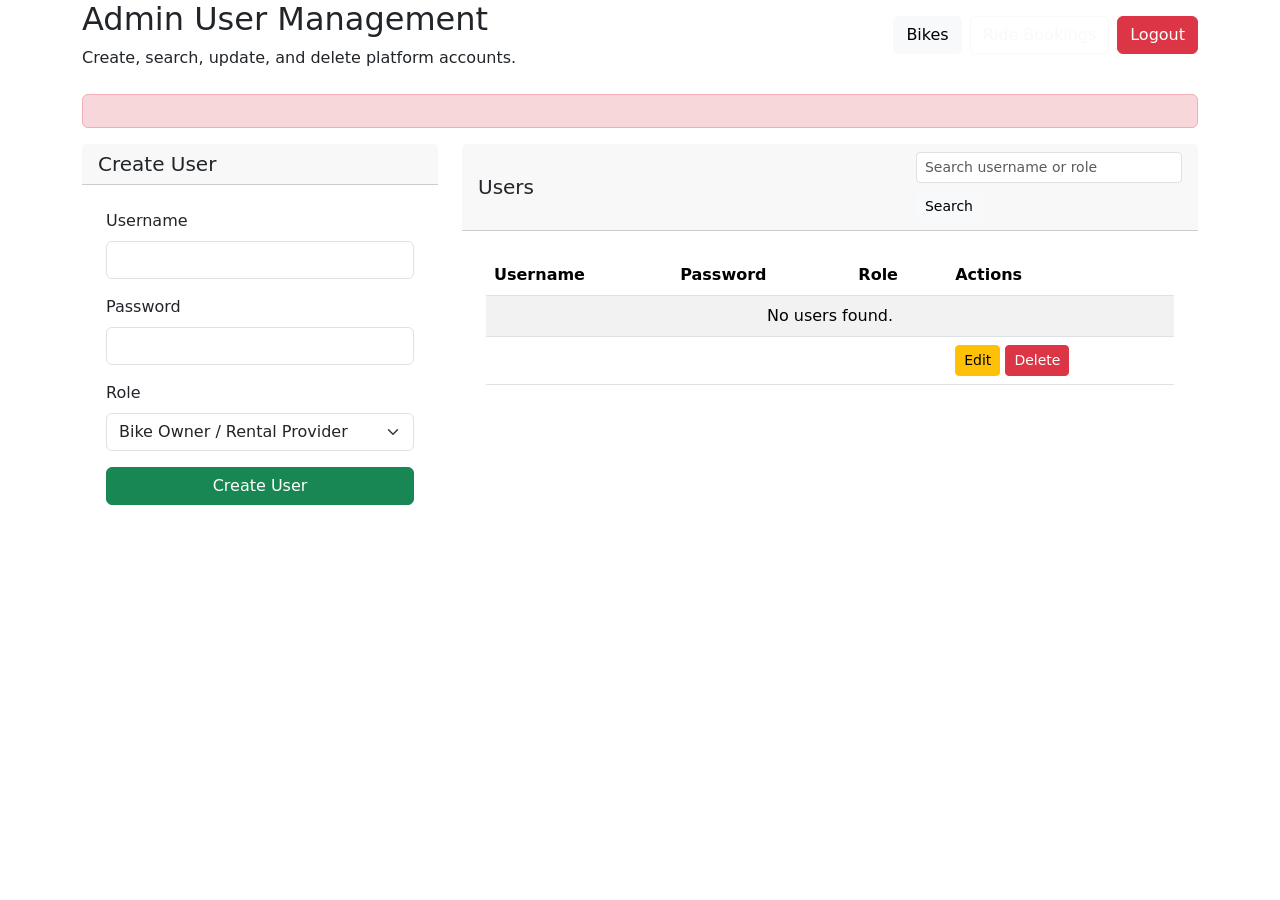
<file: src/main/resources/templates/users.html>
<!DOCTYPE html>
<html xmlns:th="http://www.thymeleaf.org">
<head>
    <title>User Management</title>
    <link href="https://cdn.jsdelivr.net/npm/bootstrap@5.3.3/dist/css/bootstrap.min.css" rel="stylesheet">
    <link th:href="@{/assets/app-theme.css}" rel="stylesheet">
</head>
<body>
<div class="container app-shell">
    <div class="app-hero d-flex justify-content-between align-items-center mb-4 flex-wrap gap-3">
        <div>
            <h2 class="page-title">Admin User Management</h2>
            <p class="mb-0">Create, search, update, and delete platform accounts.</p>
        </div>
        <div class="d-flex gap-2 flex-wrap">
            <a th:href="@{/bikes}" class="btn btn-light">Bikes</a>
            <a th:href="@{/rideBookings}" class="btn btn-outline-light">Ride Bookings</a>
            <a th:href="@{/logout}" class="btn btn-danger">Logout</a>
        </div>
    </div>

    <div th:if="${error}" class="alert alert-danger" th:text="${error}"></div>

    <div class="row g-4">
        <div class="col-lg-4">
            <div class="card app-card border-0">
                <div class="card-header app-gradient-success">
                    <h5 class="mb-0">Create User</h5>
                </div>
                <div class="card-body p-4">
                    <form th:action="@{/addUser}" method="post">
                        <div class="mb-3">
                            <label class="form-label">Username</label>
                            <input type="text" name="username" class="form-control" required>
                        </div>
                        <div class="mb-3">
                            <label class="form-label">Password</label>
                            <input type="text" name="password" class="form-control" required>
                        </div>
                        <div class="mb-3">
                            <label class="form-label">Role</label>
                            <select name="role" class="form-select" required>
                                <option value="OPERATOR">Bike Owner / Rental Provider</option>
                                <option value="RIDE_SHARER">Ride Sharer</option>
                                <option value="RIDE_BOOKER">Ride Booker / Passenger</option>
                                <option value="ADMIN">Admin</option>
                            </select>
                        </div>
                        <button type="submit" class="btn btn-success w-100">Create User</button>
                    </form>
                </div>
            </div>
        </div>

        <div class="col-lg-8">
            <div class="card app-card border-0">
                <div class="card-header app-gradient-primary">
                    <div class="d-flex justify-content-between align-items-center flex-wrap gap-2">
                        <h5 class="mb-0">Users</h5>
                        <form th:action="@{/users}" method="get" class="d-flex gap-2 flex-wrap">
                            <input type="text" name="keyword" th:value="${keyword}" class="form-control form-control-sm" placeholder="Search username or role">
                            <button type="submit" class="btn btn-light btn-sm">Search</button>
                        </form>
                    </div>
                </div>
                <div class="card-body p-4">
                    <div class="table-responsive">
                        <table class="table table-striped align-middle">
                            <thead>
                            <tr>
                                <th>Username</th>
                                <th>Password</th>
                                <th>Role</th>
                                <th>Actions</th>
                            </tr>
                            </thead>
                            <tbody>
                            <tr th:if="${#lists.isEmpty(users)}">
                                <td colspan="4" class="text-center"><div class="app-empty">No users found.</div></td>
                            </tr>
                            <tr th:each="user : ${users}">
                                <td th:text="${user.username}"></td>
                                <td th:text="${user.password}"></td>
                                <td><span class="app-chip" th:text="${user.roleDisplayName}"></span></td>
                                <td>
                                    <a th:href="@{/edit-user(username=${user.username})}" class="btn btn-warning btn-sm">Edit</a>
                                    <a th:if="${session.currentUser.username != user.username}"
                                       th:href="@{/deleteUser(username=${user.username})}"
                                       class="btn btn-danger btn-sm"
                                       onclick="return confirm('Delete this user?')">Delete</a>
                                </td>
                            </tr>
                            </tbody>
                        </table>
                    </div>
                </div>
            </div>
        </div>
    </div>
</div>
</body>
</html>
</file>
